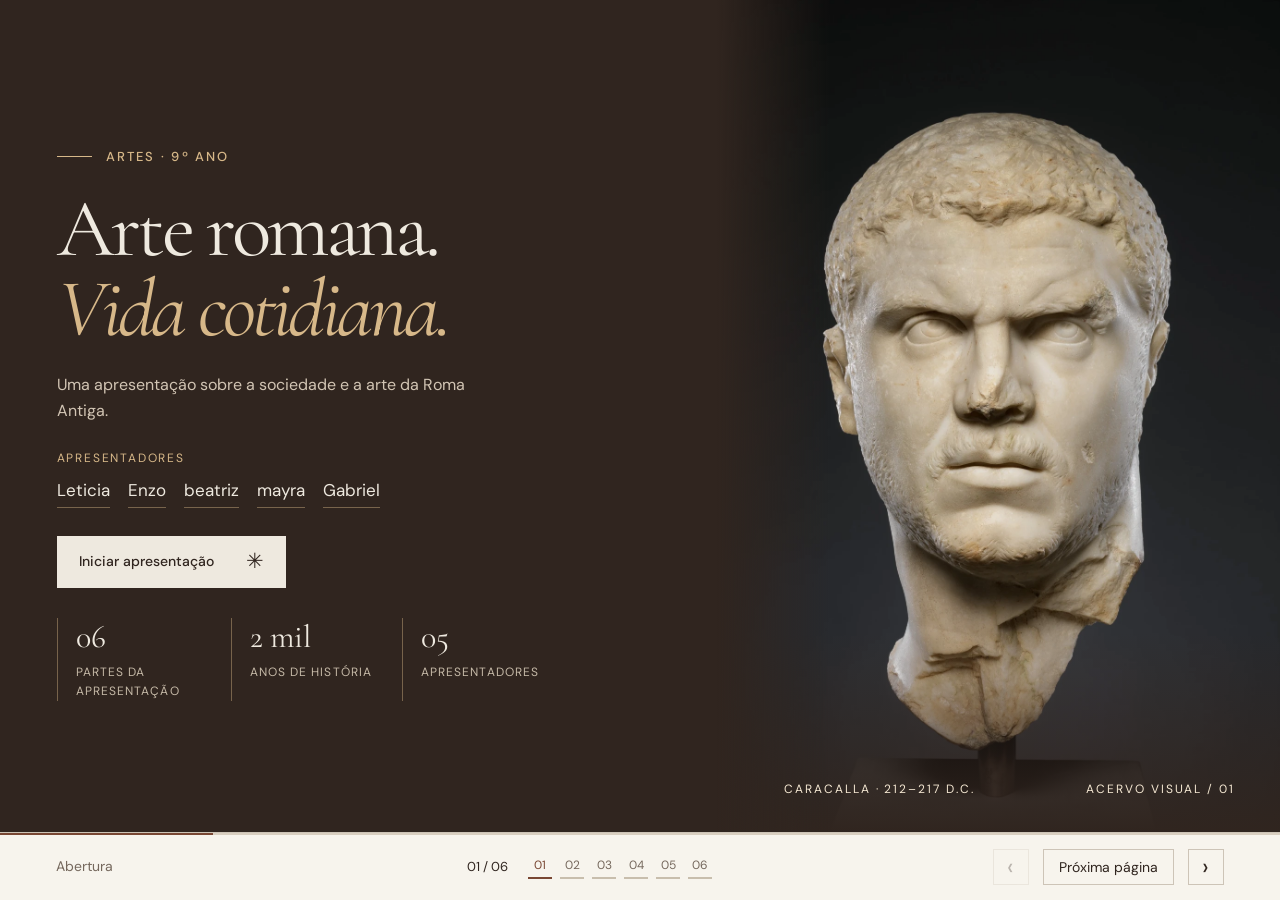
<file: docs/index.html>
<!doctype html>
<html lang="pt-BR">
<head>
  <meta charset="utf-8">
  <meta name="viewport" content="width=device-width, initial-scale=1">
  <meta name="theme-color" content="#30251f">
  <meta name="description" content="Apresentação de Artes do 9º ano sobre arte romana e vida cotidiana, por Leticia, Enzo, beatriz, mayra e Gabriel.">
  <title>Ars Romana — Arte Romana e a Vida Cotidiana</title>
  <link rel="icon" type="image/svg+xml" href="data:image/svg+xml,%3Csvg xmlns='http://www.w3.org/2000/svg' viewBox='0 0 32 32'%3E%3Crect width='32' height='32' rx='5' fill='%2330251f'/%3E%3Cpath d='M8 25V15a8 8 0 0 1 16 0v10M6 25h20M12 25V15a4 4 0 0 1 8 0v10' fill='none' stroke='%23dfbc86' stroke-width='2'/%3E%3C/svg%3E">
  <base href="./">
  <link rel="stylesheet" href="styles.css">
  <link rel="stylesheet" href="pages.css">
  <link rel="stylesheet" href="presentation.css">
  <link rel="stylesheet" href="motion.css">
  <script type="module" src="app.js"></script>
  <script type="module" src="model.js"></script>
</head>
<body class="page-mode" data-page="inicio">
  <a class="skip-link" href="#main-content">Ir para o conteúdo</a>
  <main id="main-content">
    <section class="hero exhibit is-active" id="inicio" data-section="0" aria-labelledby="hero-title">
      <div class="hero-copy">
        <p class="eyebrow"><span class="fine-line"></span> ARTES · 9º ANO</p>
        <h1 id="hero-title">Arte romana.<br><em>Vida cotidiana.</em></h1>
        <p class="hero-description">Uma apresentação sobre a sociedade e a arte da Roma Antiga.</p>
        <div class="presenters"><p class="presenters-label">APRESENTADORES</p><ul class="presenter-names"><li>Leticia</li><li>Enzo</li><li>beatriz</li><li>mayra</li><li>Gabriel</li></ul></div><div class="hero-actions"><button class="button button-light" data-start>Iniciar apresentação <span aria-hidden="true">✳</span></button></div>
        <div class="hero-facts"><div><span>06</span><small>PARTES DA APRESENTAÇÃO</small></div><div><span>2 mil</span><small>ANOS DE HISTÓRIA</small></div><div><span>05</span><small>APRESENTADORES</small></div></div>
      </div>
      <div class="hero-art"><img src="assets/roman-bust.webp" alt="Retrato em mármore do imperador Caracalla, do acervo do Metropolitan Museum of Art" fetchpriority="high" width="1000" height="1200"><div class="hero-art-caption"><span>CARACALLA · 212–217 D.C.</span><span>ACERVO VISUAL / 01</span></div></div>
      <div class="hero-bottom"><span>ARTE ROMANA E A VIDA COTIDIANA</span><a href="cotidiano/" data-page="1">CONTINUAR A APRESENTAÇÃO <span aria-hidden="true">⌄</span></a><span class="section-count">01 / 06</span></div>
    </section>

    <section class="everyday exhibit section-pad" id="cotidiano" hidden inert aria-hidden="true" data-section="1" aria-labelledby="everyday-title"><div class="section-heading"><p class="eyebrow">02 / 06 — A ARTE NO COTIDIANO</p><span class="small-note">NAS RUAS. NAS CASAS. NA MEMÓRIA.</span></div><div class="chapter-layout"><div class="gallery-stage" data-gallery="cotidiano" ><div class="gallery-canvas"><div class="gallery-controls"><button data-model-zoom-out aria-label="Afastar modelo">−</button><button data-model-zoom-in aria-label="Aproximar modelo">+</button><button data-model-reset aria-label="Restaurar vista">↻</button></div><span class="viewer-instruction">ARRASTE PARA GIRAR · 360°</span></div><div class="gallery-label"><button data-object-prev aria-label="Modelo anterior">‹</button><div><small data-model-kind>ARTE ROMANA · 3D</small><strong data-model-name>Peça em destaque</strong></div><button data-object-next aria-label="Próximo modelo">›</button></div><div class="gallery-picks" aria-label="Selecionar modelo"></div></div><div class="chapter-copy"><h2 id="everyday-title">A arte estava<br><em>em todo lugar.</em></h2><aside class="speech"><blockquote>“Quando pensamos em arte romana, normalmente lembramos de grandes estátuas e monumentos. Mas a arte estava muito mais presente no cotidiano dos romanos, aparecendo desde suas casas até objetos utilizados no dia a dia.”</blockquote></aside></div></div></section>

    <section class="architecture exhibit" id="arquitetura" hidden inert aria-hidden="true" data-section="2" aria-labelledby="architecture-title"><div class="architecture-image"><div id="architecture-photo" hidden><img src="assets/architecture.webp" alt="Fachada do Panteão em Roma, iluminada à noite" width="1600" height="1100"><span class="image-label">ROMA, ITÁLIA · PANTEÃO</span></div><div class="gallery-stage" data-gallery="arquitetura" id="architecture-gallery"><div class="gallery-canvas"><div class="gallery-controls"><button data-model-zoom-out aria-label="Afastar modelo">−</button><button data-model-zoom-in aria-label="Aproximar modelo">+</button><button data-model-reset aria-label="Restaurar vista">↻</button></div><span class="viewer-instruction">ARRASTE PARA GIRAR · 360°</span></div><div class="gallery-label"><button data-object-prev aria-label="Modelo anterior">‹</button><div><small data-model-kind>ARTE ROMANA · 3D</small><strong data-model-name>Peça em destaque</strong></div><button data-object-next aria-label="Próximo modelo">›</button></div><div class="gallery-picks" aria-label="Selecionar modelo"></div></div></div><div class="architecture-copy"><p class="eyebrow">03 / 06 — ARQUITETURA E ESPAÇOS PÚBLICOS</p><h2 id="architecture-title">A cidade como<br><em>obra de arte.</em></h2><div class="visual-switch"><button data-architecture-view="model" aria-pressed="true">Explorar em 3D</button><button data-architecture-view="photo" aria-pressed="false">Panteão · fotografia</button></div><div class="architecture-list"><button data-architecture-model="colosseum">Coliseu</button><button data-architecture-model="arch">Arco romano</button><button data-architecture-model="column">Coluna</button></div><aside class="speech"><blockquote>“A arquitetura era uma das formas mais visíveis da presença romana. Construções como o Coliseu, as termas e os aquedutos não serviam apenas como monumentos: elas faziam parte da rotina e da vida social da população.”</blockquote></aside></div></section>

    <section class="mosaic exhibit section-pad" id="mosaicos" hidden inert aria-hidden="true" data-section="3" aria-labelledby="mosaic-title"><div class="section-heading"><p class="eyebrow">04 / 06 — PINTURAS E MOSAICOS</p><span class="small-note">PEQUENOS FRAGMENTOS. GRANDES HISTÓRIAS.</span></div><div class="chapter-layout"><div class="chapter-copy"><h2 id="mosaic-title">Arte dentro<br><em>de casa.</em></h2><button class="button button-dark" data-detail="mosaic">Observar os detalhes <span aria-hidden="true">⊕</span></button><div class="artifact-caption"><span>ACERVO EM FOCO</span><h3>Mosaico das pombas</h3><p>Villa Adriana · século II d.C. · Musei Capitolini</p></div><aside class="speech"><blockquote>“A arte também fazia parte do interior das casas. Os romanos utilizavam pinturas e mosaicos para decorar seus ambientes e representar diferentes aspectos da vida, da natureza e da mitologia.”</blockquote></aside></div><button class="mosaic-frame" data-detail="mosaic" aria-label="Ampliar o mosaico das pombas"><img src="assets/mosaic.webp" alt="Mosaico de pombas bebendo em uma tigela, da Villa Adriana" width="1200" height="1200"><span class="enlarge-label">AMPLIAR <span aria-hidden="true">⊕</span></span></button></div></section>

    <section class="sculpture exhibit section-pad" id="esculturas" hidden inert aria-hidden="true" data-section="4" aria-labelledby="sculpture-title"><div class="section-heading"><p class="eyebrow">05 / 06 — ESCULTURAS, RELIGIÃO E SOCIEDADE</p><span class="small-note">UM ROSTO TAMBÉM CONTA UMA HISTÓRIA.</span></div><div class="chapter-layout"><div class="gallery-stage" data-gallery="esculturas" ><div class="gallery-canvas"><div class="gallery-controls"><button data-model-zoom-out aria-label="Afastar modelo">−</button><button data-model-zoom-in aria-label="Aproximar modelo">+</button><button data-model-reset aria-label="Restaurar vista">↻</button></div><span class="viewer-instruction">ARRASTE PARA GIRAR · 360°</span></div><div class="gallery-label"><button data-object-prev aria-label="Modelo anterior">‹</button><div><small data-model-kind>ARTE ROMANA · 3D</small><strong data-model-name>Peça em destaque</strong></div><button data-object-next aria-label="Próximo modelo">›</button></div><div class="gallery-picks" aria-label="Selecionar modelo"></div></div><div class="chapter-copy"><h2 id="sculpture-title">Arte, poder<br><em>e identidade.</em></h2><aside class="speech"><blockquote>“As esculturas também tinham uma função social. Elas representavam deuses, autoridades e pessoas importantes, ajudando a mostrar religião, identidade, posição social e poder.”</blockquote></aside><p class="model-attribution">Modelos enviados + retrato digitalizado do Ny Carlsberg Glyptotek. Digitalização: Scan-the-World.</p></div></div></section>

    <section class="closing exhibit section-pad" id="projeto" hidden inert aria-hidden="true" data-section="5" aria-labelledby="closing-title"><p class="eyebrow">06 / 06 — UM NOVO OLHAR</p><h2 id="closing-title">A arte fazia<br><em>parte da vida.</em></h2><p class="closing-description">Das pequenas tesselas aos grandes monumentos, cada forma de arte ajuda a compreender a sociedade que a criou.</p><p class="subject-label">ARTES · 9º ANO</p><div class="presenters"><p class="presenters-label">APRESENTADORES</p><ul class="presenter-names"><li>Leticia</li><li>Enzo</li><li>beatriz</li><li>mayra</li><li>Gabriel</li></ul></div><div class="closing-actions"><button class="button button-light" data-restart>Recomeçar apresentação <span aria-hidden="true">↻</span></button><button class="credits-button" data-credits>Fontes e créditos</button></div><p class="closing-thanks">Obrigado!</p><div class="closing-filmstrip" aria-hidden="true"><img src="assets/architecture.webp" alt=""><img src="assets/mosaic.webp" alt=""><img src="assets/roman-bust.webp" alt=""></div></section>
  </main>
  
  <nav class="tour-bar" aria-label="Navegação da apresentação"><div class="progress-track" aria-hidden="true"><span id="page-progress"></span></div><span class="tour-title" id="tour-title">Abertura</span><div class="tour-progress"><span id="tour-counter" aria-live="polite">01 / 06</span><div id="tour-dots" aria-label="Páginas da apresentação"></div></div><div class="tour-navigation"><button id="tour-prev" aria-label="Página anterior">‹</button><button id="tour-next-text" class="next-text">Próxima página</button><button id="tour-next" aria-label="Próxima página">›</button></div></nav>
  <dialog id="detail-dialog"><form method="dialog"><button class="dialog-close" aria-label="Fechar detalhes">×</button></form><div class="detail-image"><img id="detail-photo" alt="" src="assets/mosaic.webp"><div class="image-controls"><button id="zoom-out" aria-label="Diminuir imagem">−</button><span id="zoom-label" aria-live="polite">100%</span><button id="zoom-in" aria-label="Ampliar imagem">+</button><button id="zoom-reset">Restaurar</button></div></div><div class="detail-copy"><p class="eyebrow" id="detail-category"></p><h2 id="detail-title"></h2><p id="detail-description"></p><p id="detail-credit"></p></div></dialog>
<dialog id="credits-dialog" aria-labelledby="credits-title"><form method="dialog"><button class="dialog-close" aria-label="Fechar créditos">×</button></form><h2 id="credits-title">Fontes e créditos</h2><p>Retrato de Caracalla · The Metropolitan Museum of Art, 212–217 d.C.. <a href="https://www.metmuseum.org/art/collection/search/253592" target="_blank" rel="noopener noreferrer">Fonte original</a> · <a href="https://creativecommons.org/publicdomain/zero/1.0/" target="_blank" rel="noopener noreferrer">CC0 1.0</a>.</p><p>Panteão à noite · fotografia de Think321. <a href="https://commons.wikimedia.org/wiki/File:Pantheon,_Rome,_from_the_front.jpg" target="_blank" rel="noopener noreferrer">Fonte original</a> · <a href="https://creativecommons.org/publicdomain/zero/1.0/" target="_blank" rel="noopener noreferrer">CC0 1.0</a>.</p><p>Mosaico das pombas · Villa Adriana, Musei Capitolini · fotografia de Carole Raddato. <a href="https://commons.wikimedia.org/wiki/File:Mosaic_showing_doves_drinking_from_a_bowl,_from_Hadrian&#x27;s_villa,_2nd_century_AD,_probably_a_copy_of_Sosus&#x27;s_work_(2nd_century_BC),_Musei_Capitolini,_Rome_(14389996686).jpg" target="_blank" rel="noopener noreferrer">Fonte original</a> · <a href="https://creativecommons.org/licenses/by-sa/2.0/" target="_blank" rel="noopener noreferrer">CC BY-SA 2.0</a>. Imagem redimensionada, convertida em WebP e recortada na exibição; esta versão permanece sob CC BY-SA 2.0.</p><p>Retrato romano anônimo · Ny Carlsberg Glyptotek · digitalização de Scan-the-World. <a href="https://zenodo.org/records/21352841" target="_blank" rel="noopener noreferrer">Fonte original</a> · <a href="https://creativecommons.org/licenses/by-nc-sa/4.0/" target="_blank" rel="noopener noreferrer">CC BY-NC-SA 4.0</a>. Arquivo 3D sem alterações, disponibilizado para uso não comercial sob a mesma licença.</p><p class="original-credit">Os oito modelos 3D foram fornecidos para esta apresentação, incluindo o templo e a estátua em pedestal. São representações ilustrativas. As quatro falas foram preservadas do projeto anterior “Arte Romana e a Vida Cotidiana”. Apresentadores: Leticia, Enzo, beatriz, mayra e Gabriel. Artes · 9º ano.</p><p>Leituras: <a href="https://www.metmuseum.org/essays/roman-painting" target="_blank" rel="noopener noreferrer">The Metropolitan Museum of Art — pintura romana</a> · <a href="https://colosseo.it/en/area/the-colosseum/" target="_blank" rel="noopener noreferrer">Parco archeologico del Colosseo</a></p></dialog>
</body>
</html>
</file>
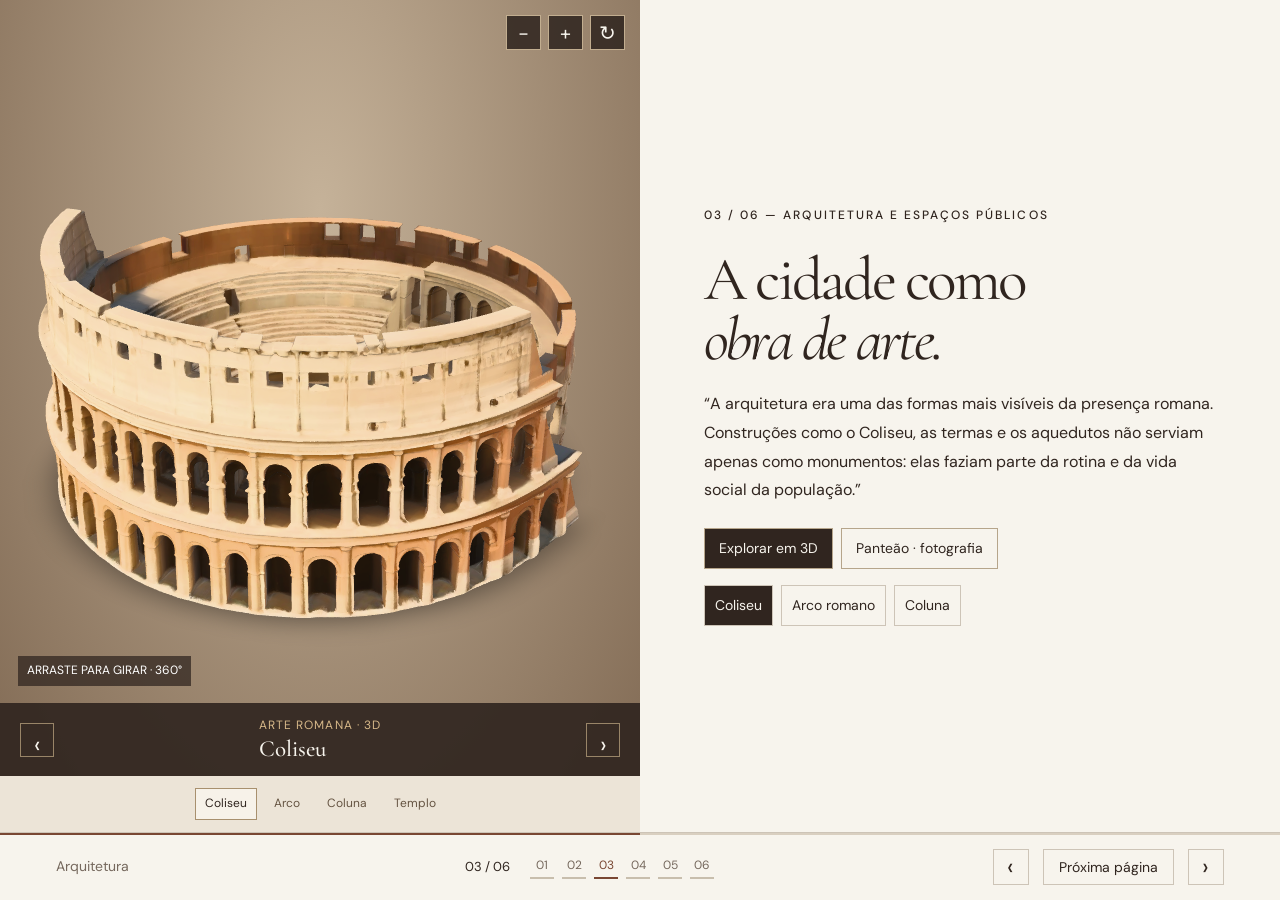
<file: docs/arquitetura/index.html>
<!doctype html>
<html lang="pt-BR">
<head>
  <meta charset="utf-8">
  <meta name="viewport" content="width=device-width, initial-scale=1">
  <meta name="theme-color" content="#30251f">
  <meta name="description" content="Apresentação de Artes do 9º ano sobre arte romana e vida cotidiana, por Leticia, Enzo, beatriz, mayra e Gabriel.">
  <title>Ars Romana — Arte Romana e a Vida Cotidiana</title>
  <link rel="icon" type="image/svg+xml" href="data:image/svg+xml,%3Csvg xmlns='http://www.w3.org/2000/svg' viewBox='0 0 32 32'%3E%3Crect width='32' height='32' rx='5' fill='%2330251f'/%3E%3Cpath d='M8 25V15a8 8 0 0 1 16 0v10M6 25h20M12 25V15a4 4 0 0 1 8 0v10' fill='none' stroke='%23dfbc86' stroke-width='2'/%3E%3C/svg%3E">
  <base href="../">
  <link rel="stylesheet" href="styles.css">
  <link rel="stylesheet" href="pages.css">
  <link rel="stylesheet" href="presentation.css">
  <link rel="stylesheet" href="motion.css">
  <script type="module" src="app.js"></script>
  <script type="module" src="model.js"></script>
</head>
<body class="page-mode" data-page="arquitetura">
  <a class="skip-link" href="#main-content">Ir para o conteúdo</a>
  <main id="main-content">
    <section class="hero exhibit" id="inicio" hidden inert aria-hidden="true" data-section="0" aria-labelledby="hero-title">
      <div class="hero-copy">
        <p class="eyebrow"><span class="fine-line"></span> ARTES · 9º ANO</p>
        <h1 id="hero-title">Arte romana.<br><em>Vida cotidiana.</em></h1>
        <p class="hero-description">Uma apresentação sobre a sociedade e a arte da Roma Antiga.</p>
        <div class="presenters"><p class="presenters-label">APRESENTADORES</p><ul class="presenter-names"><li>Leticia</li><li>Enzo</li><li>beatriz</li><li>mayra</li><li>Gabriel</li></ul></div><div class="hero-actions"><button class="button button-light" data-start>Iniciar apresentação <span aria-hidden="true">✳</span></button></div>
        <div class="hero-facts"><div><span>06</span><small>PARTES DA APRESENTAÇÃO</small></div><div><span>2 mil</span><small>ANOS DE HISTÓRIA</small></div><div><span>05</span><small>APRESENTADORES</small></div></div>
      </div>
      <div class="hero-art"><img src="assets/roman-bust.webp" alt="Retrato em mármore do imperador Caracalla, do acervo do Metropolitan Museum of Art" fetchpriority="high" width="1000" height="1200"><div class="hero-art-caption"><span>CARACALLA · 212–217 D.C.</span><span>ACERVO VISUAL / 01</span></div></div>
      <div class="hero-bottom"><span>ARTE ROMANA E A VIDA COTIDIANA</span><a href="cotidiano/" data-page="1">CONTINUAR A APRESENTAÇÃO <span aria-hidden="true">⌄</span></a><span class="section-count">01 / 06</span></div>
    </section>

    <section class="everyday exhibit section-pad" id="cotidiano" hidden inert aria-hidden="true" data-section="1" aria-labelledby="everyday-title"><div class="section-heading"><p class="eyebrow">02 / 06 — A ARTE NO COTIDIANO</p><span class="small-note">NAS RUAS. NAS CASAS. NA MEMÓRIA.</span></div><div class="chapter-layout"><div class="gallery-stage" data-gallery="cotidiano" ><div class="gallery-canvas"><div class="gallery-controls"><button data-model-zoom-out aria-label="Afastar modelo">−</button><button data-model-zoom-in aria-label="Aproximar modelo">+</button><button data-model-reset aria-label="Restaurar vista">↻</button></div><span class="viewer-instruction">ARRASTE PARA GIRAR · 360°</span></div><div class="gallery-label"><button data-object-prev aria-label="Modelo anterior">‹</button><div><small data-model-kind>ARTE ROMANA · 3D</small><strong data-model-name>Peça em destaque</strong></div><button data-object-next aria-label="Próximo modelo">›</button></div><div class="gallery-picks" aria-label="Selecionar modelo"></div></div><div class="chapter-copy"><h2 id="everyday-title">A arte estava<br><em>em todo lugar.</em></h2><aside class="speech"><blockquote>“Quando pensamos em arte romana, normalmente lembramos de grandes estátuas e monumentos. Mas a arte estava muito mais presente no cotidiano dos romanos, aparecendo desde suas casas até objetos utilizados no dia a dia.”</blockquote></aside></div></div></section>

    <section class="architecture exhibit is-active" id="arquitetura" data-section="2" aria-labelledby="architecture-title"><div class="architecture-image"><div id="architecture-photo" hidden><img src="assets/architecture.webp" alt="Fachada do Panteão em Roma, iluminada à noite" width="1600" height="1100"><span class="image-label">ROMA, ITÁLIA · PANTEÃO</span></div><div class="gallery-stage" data-gallery="arquitetura" id="architecture-gallery"><div class="gallery-canvas"><div class="gallery-controls"><button data-model-zoom-out aria-label="Afastar modelo">−</button><button data-model-zoom-in aria-label="Aproximar modelo">+</button><button data-model-reset aria-label="Restaurar vista">↻</button></div><span class="viewer-instruction">ARRASTE PARA GIRAR · 360°</span></div><div class="gallery-label"><button data-object-prev aria-label="Modelo anterior">‹</button><div><small data-model-kind>ARTE ROMANA · 3D</small><strong data-model-name>Peça em destaque</strong></div><button data-object-next aria-label="Próximo modelo">›</button></div><div class="gallery-picks" aria-label="Selecionar modelo"></div></div></div><div class="architecture-copy"><p class="eyebrow">03 / 06 — ARQUITETURA E ESPAÇOS PÚBLICOS</p><h2 id="architecture-title">A cidade como<br><em>obra de arte.</em></h2><div class="visual-switch"><button data-architecture-view="model" aria-pressed="true">Explorar em 3D</button><button data-architecture-view="photo" aria-pressed="false">Panteão · fotografia</button></div><div class="architecture-list"><button data-architecture-model="colosseum">Coliseu</button><button data-architecture-model="arch">Arco romano</button><button data-architecture-model="column">Coluna</button></div><aside class="speech"><blockquote>“A arquitetura era uma das formas mais visíveis da presença romana. Construções como o Coliseu, as termas e os aquedutos não serviam apenas como monumentos: elas faziam parte da rotina e da vida social da população.”</blockquote></aside></div></section>

    <section class="mosaic exhibit section-pad" id="mosaicos" hidden inert aria-hidden="true" data-section="3" aria-labelledby="mosaic-title"><div class="section-heading"><p class="eyebrow">04 / 06 — PINTURAS E MOSAICOS</p><span class="small-note">PEQUENOS FRAGMENTOS. GRANDES HISTÓRIAS.</span></div><div class="chapter-layout"><div class="chapter-copy"><h2 id="mosaic-title">Arte dentro<br><em>de casa.</em></h2><button class="button button-dark" data-detail="mosaic">Observar os detalhes <span aria-hidden="true">⊕</span></button><div class="artifact-caption"><span>ACERVO EM FOCO</span><h3>Mosaico das pombas</h3><p>Villa Adriana · século II d.C. · Musei Capitolini</p></div><aside class="speech"><blockquote>“A arte também fazia parte do interior das casas. Os romanos utilizavam pinturas e mosaicos para decorar seus ambientes e representar diferentes aspectos da vida, da natureza e da mitologia.”</blockquote></aside></div><button class="mosaic-frame" data-detail="mosaic" aria-label="Ampliar o mosaico das pombas"><img src="assets/mosaic.webp" alt="Mosaico de pombas bebendo em uma tigela, da Villa Adriana" width="1200" height="1200"><span class="enlarge-label">AMPLIAR <span aria-hidden="true">⊕</span></span></button></div></section>

    <section class="sculpture exhibit section-pad" id="esculturas" hidden inert aria-hidden="true" data-section="4" aria-labelledby="sculpture-title"><div class="section-heading"><p class="eyebrow">05 / 06 — ESCULTURAS, RELIGIÃO E SOCIEDADE</p><span class="small-note">UM ROSTO TAMBÉM CONTA UMA HISTÓRIA.</span></div><div class="chapter-layout"><div class="gallery-stage" data-gallery="esculturas" ><div class="gallery-canvas"><div class="gallery-controls"><button data-model-zoom-out aria-label="Afastar modelo">−</button><button data-model-zoom-in aria-label="Aproximar modelo">+</button><button data-model-reset aria-label="Restaurar vista">↻</button></div><span class="viewer-instruction">ARRASTE PARA GIRAR · 360°</span></div><div class="gallery-label"><button data-object-prev aria-label="Modelo anterior">‹</button><div><small data-model-kind>ARTE ROMANA · 3D</small><strong data-model-name>Peça em destaque</strong></div><button data-object-next aria-label="Próximo modelo">›</button></div><div class="gallery-picks" aria-label="Selecionar modelo"></div></div><div class="chapter-copy"><h2 id="sculpture-title">Arte, poder<br><em>e identidade.</em></h2><aside class="speech"><blockquote>“As esculturas também tinham uma função social. Elas representavam deuses, autoridades e pessoas importantes, ajudando a mostrar religião, identidade, posição social e poder.”</blockquote></aside><p class="model-attribution">Modelos enviados + retrato digitalizado do Ny Carlsberg Glyptotek. Digitalização: Scan-the-World.</p></div></div></section>

    <section class="closing exhibit section-pad" id="projeto" hidden inert aria-hidden="true" data-section="5" aria-labelledby="closing-title"><p class="eyebrow">06 / 06 — UM NOVO OLHAR</p><h2 id="closing-title">A arte fazia<br><em>parte da vida.</em></h2><p class="closing-description">Das pequenas tesselas aos grandes monumentos, cada forma de arte ajuda a compreender a sociedade que a criou.</p><p class="subject-label">ARTES · 9º ANO</p><div class="presenters"><p class="presenters-label">APRESENTADORES</p><ul class="presenter-names"><li>Leticia</li><li>Enzo</li><li>beatriz</li><li>mayra</li><li>Gabriel</li></ul></div><div class="closing-actions"><button class="button button-light" data-restart>Recomeçar apresentação <span aria-hidden="true">↻</span></button><button class="credits-button" data-credits>Fontes e créditos</button></div><p class="closing-thanks">Obrigado!</p><div class="closing-filmstrip" aria-hidden="true"><img src="assets/architecture.webp" alt=""><img src="assets/mosaic.webp" alt=""><img src="assets/roman-bust.webp" alt=""></div></section>
  </main>
  
  <nav class="tour-bar" aria-label="Navegação da apresentação"><div class="progress-track" aria-hidden="true"><span id="page-progress"></span></div><span class="tour-title" id="tour-title">Abertura</span><div class="tour-progress"><span id="tour-counter" aria-live="polite">01 / 06</span><div id="tour-dots" aria-label="Páginas da apresentação"></div></div><div class="tour-navigation"><button id="tour-prev" aria-label="Página anterior">‹</button><button id="tour-next-text" class="next-text">Próxima página</button><button id="tour-next" aria-label="Próxima página">›</button></div></nav>
  <dialog id="detail-dialog"><form method="dialog"><button class="dialog-close" aria-label="Fechar detalhes">×</button></form><div class="detail-image"><img id="detail-photo" alt="" src="assets/mosaic.webp"><div class="image-controls"><button id="zoom-out" aria-label="Diminuir imagem">−</button><span id="zoom-label" aria-live="polite">100%</span><button id="zoom-in" aria-label="Ampliar imagem">+</button><button id="zoom-reset">Restaurar</button></div></div><div class="detail-copy"><p class="eyebrow" id="detail-category"></p><h2 id="detail-title"></h2><p id="detail-description"></p><p id="detail-credit"></p></div></dialog>
<dialog id="credits-dialog" aria-labelledby="credits-title"><form method="dialog"><button class="dialog-close" aria-label="Fechar créditos">×</button></form><h2 id="credits-title">Fontes e créditos</h2><p>Retrato de Caracalla · The Metropolitan Museum of Art, 212–217 d.C.. <a href="https://www.metmuseum.org/art/collection/search/253592" target="_blank" rel="noopener noreferrer">Fonte original</a> · <a href="https://creativecommons.org/publicdomain/zero/1.0/" target="_blank" rel="noopener noreferrer">CC0 1.0</a>.</p><p>Panteão à noite · fotografia de Think321. <a href="https://commons.wikimedia.org/wiki/File:Pantheon,_Rome,_from_the_front.jpg" target="_blank" rel="noopener noreferrer">Fonte original</a> · <a href="https://creativecommons.org/publicdomain/zero/1.0/" target="_blank" rel="noopener noreferrer">CC0 1.0</a>.</p><p>Mosaico das pombas · Villa Adriana, Musei Capitolini · fotografia de Carole Raddato. <a href="https://commons.wikimedia.org/wiki/File:Mosaic_showing_doves_drinking_from_a_bowl,_from_Hadrian&#x27;s_villa,_2nd_century_AD,_probably_a_copy_of_Sosus&#x27;s_work_(2nd_century_BC),_Musei_Capitolini,_Rome_(14389996686).jpg" target="_blank" rel="noopener noreferrer">Fonte original</a> · <a href="https://creativecommons.org/licenses/by-sa/2.0/" target="_blank" rel="noopener noreferrer">CC BY-SA 2.0</a>. Imagem redimensionada, convertida em WebP e recortada na exibição; esta versão permanece sob CC BY-SA 2.0.</p><p>Retrato romano anônimo · Ny Carlsberg Glyptotek · digitalização de Scan-the-World. <a href="https://zenodo.org/records/21352841" target="_blank" rel="noopener noreferrer">Fonte original</a> · <a href="https://creativecommons.org/licenses/by-nc-sa/4.0/" target="_blank" rel="noopener noreferrer">CC BY-NC-SA 4.0</a>. Arquivo 3D sem alterações, disponibilizado para uso não comercial sob a mesma licença.</p><p class="original-credit">Os oito modelos 3D foram fornecidos para esta apresentação, incluindo o templo e a estátua em pedestal. São representações ilustrativas. As quatro falas foram preservadas do projeto anterior “Arte Romana e a Vida Cotidiana”. Apresentadores: Leticia, Enzo, beatriz, mayra e Gabriel. Artes · 9º ano.</p><p>Leituras: <a href="https://www.metmuseum.org/essays/roman-painting" target="_blank" rel="noopener noreferrer">The Metropolitan Museum of Art — pintura romana</a> · <a href="https://colosseo.it/en/area/the-colosseum/" target="_blank" rel="noopener noreferrer">Parco archeologico del Colosseo</a></p></dialog>
</body>
</html>
</file>
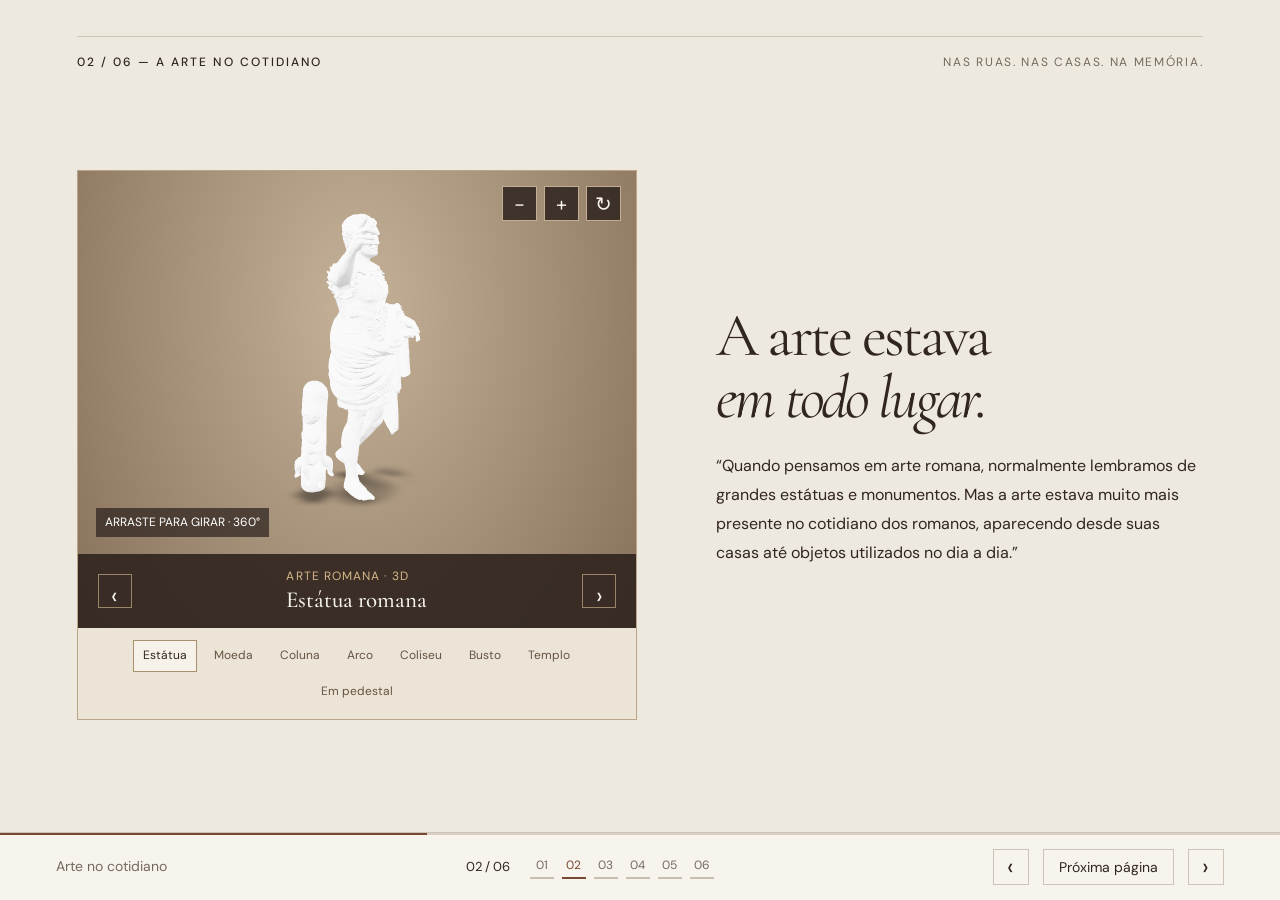
<file: docs/cotidiano/index.html>
<!doctype html>
<html lang="pt-BR">
<head>
  <meta charset="utf-8">
  <meta name="viewport" content="width=device-width, initial-scale=1">
  <meta name="theme-color" content="#30251f">
  <meta name="description" content="Apresentação de Artes do 9º ano sobre arte romana e vida cotidiana, por Leticia, Enzo, beatriz, mayra e Gabriel.">
  <title>Ars Romana — Arte Romana e a Vida Cotidiana</title>
  <link rel="icon" type="image/svg+xml" href="data:image/svg+xml,%3Csvg xmlns='http://www.w3.org/2000/svg' viewBox='0 0 32 32'%3E%3Crect width='32' height='32' rx='5' fill='%2330251f'/%3E%3Cpath d='M8 25V15a8 8 0 0 1 16 0v10M6 25h20M12 25V15a4 4 0 0 1 8 0v10' fill='none' stroke='%23dfbc86' stroke-width='2'/%3E%3C/svg%3E">
  <base href="../">
  <link rel="stylesheet" href="styles.css">
  <link rel="stylesheet" href="pages.css">
  <link rel="stylesheet" href="presentation.css">
  <link rel="stylesheet" href="motion.css">
  <script type="module" src="app.js"></script>
  <script type="module" src="model.js"></script>
</head>
<body class="page-mode" data-page="cotidiano">
  <a class="skip-link" href="#main-content">Ir para o conteúdo</a>
  <main id="main-content">
    <section class="hero exhibit" id="inicio" hidden inert aria-hidden="true" data-section="0" aria-labelledby="hero-title">
      <div class="hero-copy">
        <p class="eyebrow"><span class="fine-line"></span> ARTES · 9º ANO</p>
        <h1 id="hero-title">Arte romana.<br><em>Vida cotidiana.</em></h1>
        <p class="hero-description">Uma apresentação sobre a sociedade e a arte da Roma Antiga.</p>
        <div class="presenters"><p class="presenters-label">APRESENTADORES</p><ul class="presenter-names"><li>Leticia</li><li>Enzo</li><li>beatriz</li><li>mayra</li><li>Gabriel</li></ul></div><div class="hero-actions"><button class="button button-light" data-start>Iniciar apresentação <span aria-hidden="true">✳</span></button></div>
        <div class="hero-facts"><div><span>06</span><small>PARTES DA APRESENTAÇÃO</small></div><div><span>2 mil</span><small>ANOS DE HISTÓRIA</small></div><div><span>05</span><small>APRESENTADORES</small></div></div>
      </div>
      <div class="hero-art"><img src="assets/roman-bust.webp" alt="Retrato em mármore do imperador Caracalla, do acervo do Metropolitan Museum of Art" fetchpriority="high" width="1000" height="1200"><div class="hero-art-caption"><span>CARACALLA · 212–217 D.C.</span><span>ACERVO VISUAL / 01</span></div></div>
      <div class="hero-bottom"><span>ARTE ROMANA E A VIDA COTIDIANA</span><a href="cotidiano/" data-page="1">CONTINUAR A APRESENTAÇÃO <span aria-hidden="true">⌄</span></a><span class="section-count">01 / 06</span></div>
    </section>

    <section class="everyday exhibit section-pad is-active" id="cotidiano" data-section="1" aria-labelledby="everyday-title"><div class="section-heading"><p class="eyebrow">02 / 06 — A ARTE NO COTIDIANO</p><span class="small-note">NAS RUAS. NAS CASAS. NA MEMÓRIA.</span></div><div class="chapter-layout"><div class="gallery-stage" data-gallery="cotidiano" ><div class="gallery-canvas"><div class="gallery-controls"><button data-model-zoom-out aria-label="Afastar modelo">−</button><button data-model-zoom-in aria-label="Aproximar modelo">+</button><button data-model-reset aria-label="Restaurar vista">↻</button></div><span class="viewer-instruction">ARRASTE PARA GIRAR · 360°</span></div><div class="gallery-label"><button data-object-prev aria-label="Modelo anterior">‹</button><div><small data-model-kind>ARTE ROMANA · 3D</small><strong data-model-name>Peça em destaque</strong></div><button data-object-next aria-label="Próximo modelo">›</button></div><div class="gallery-picks" aria-label="Selecionar modelo"></div></div><div class="chapter-copy"><h2 id="everyday-title">A arte estava<br><em>em todo lugar.</em></h2><aside class="speech"><blockquote>“Quando pensamos em arte romana, normalmente lembramos de grandes estátuas e monumentos. Mas a arte estava muito mais presente no cotidiano dos romanos, aparecendo desde suas casas até objetos utilizados no dia a dia.”</blockquote></aside></div></div></section>

    <section class="architecture exhibit" id="arquitetura" hidden inert aria-hidden="true" data-section="2" aria-labelledby="architecture-title"><div class="architecture-image"><div id="architecture-photo" hidden><img src="assets/architecture.webp" alt="Fachada do Panteão em Roma, iluminada à noite" width="1600" height="1100"><span class="image-label">ROMA, ITÁLIA · PANTEÃO</span></div><div class="gallery-stage" data-gallery="arquitetura" id="architecture-gallery"><div class="gallery-canvas"><div class="gallery-controls"><button data-model-zoom-out aria-label="Afastar modelo">−</button><button data-model-zoom-in aria-label="Aproximar modelo">+</button><button data-model-reset aria-label="Restaurar vista">↻</button></div><span class="viewer-instruction">ARRASTE PARA GIRAR · 360°</span></div><div class="gallery-label"><button data-object-prev aria-label="Modelo anterior">‹</button><div><small data-model-kind>ARTE ROMANA · 3D</small><strong data-model-name>Peça em destaque</strong></div><button data-object-next aria-label="Próximo modelo">›</button></div><div class="gallery-picks" aria-label="Selecionar modelo"></div></div></div><div class="architecture-copy"><p class="eyebrow">03 / 06 — ARQUITETURA E ESPAÇOS PÚBLICOS</p><h2 id="architecture-title">A cidade como<br><em>obra de arte.</em></h2><div class="visual-switch"><button data-architecture-view="model" aria-pressed="true">Explorar em 3D</button><button data-architecture-view="photo" aria-pressed="false">Panteão · fotografia</button></div><div class="architecture-list"><button data-architecture-model="colosseum">Coliseu</button><button data-architecture-model="arch">Arco romano</button><button data-architecture-model="column">Coluna</button></div><aside class="speech"><blockquote>“A arquitetura era uma das formas mais visíveis da presença romana. Construções como o Coliseu, as termas e os aquedutos não serviam apenas como monumentos: elas faziam parte da rotina e da vida social da população.”</blockquote></aside></div></section>

    <section class="mosaic exhibit section-pad" id="mosaicos" hidden inert aria-hidden="true" data-section="3" aria-labelledby="mosaic-title"><div class="section-heading"><p class="eyebrow">04 / 06 — PINTURAS E MOSAICOS</p><span class="small-note">PEQUENOS FRAGMENTOS. GRANDES HISTÓRIAS.</span></div><div class="chapter-layout"><div class="chapter-copy"><h2 id="mosaic-title">Arte dentro<br><em>de casa.</em></h2><button class="button button-dark" data-detail="mosaic">Observar os detalhes <span aria-hidden="true">⊕</span></button><div class="artifact-caption"><span>ACERVO EM FOCO</span><h3>Mosaico das pombas</h3><p>Villa Adriana · século II d.C. · Musei Capitolini</p></div><aside class="speech"><blockquote>“A arte também fazia parte do interior das casas. Os romanos utilizavam pinturas e mosaicos para decorar seus ambientes e representar diferentes aspectos da vida, da natureza e da mitologia.”</blockquote></aside></div><button class="mosaic-frame" data-detail="mosaic" aria-label="Ampliar o mosaico das pombas"><img src="assets/mosaic.webp" alt="Mosaico de pombas bebendo em uma tigela, da Villa Adriana" width="1200" height="1200"><span class="enlarge-label">AMPLIAR <span aria-hidden="true">⊕</span></span></button></div></section>

    <section class="sculpture exhibit section-pad" id="esculturas" hidden inert aria-hidden="true" data-section="4" aria-labelledby="sculpture-title"><div class="section-heading"><p class="eyebrow">05 / 06 — ESCULTURAS, RELIGIÃO E SOCIEDADE</p><span class="small-note">UM ROSTO TAMBÉM CONTA UMA HISTÓRIA.</span></div><div class="chapter-layout"><div class="gallery-stage" data-gallery="esculturas" ><div class="gallery-canvas"><div class="gallery-controls"><button data-model-zoom-out aria-label="Afastar modelo">−</button><button data-model-zoom-in aria-label="Aproximar modelo">+</button><button data-model-reset aria-label="Restaurar vista">↻</button></div><span class="viewer-instruction">ARRASTE PARA GIRAR · 360°</span></div><div class="gallery-label"><button data-object-prev aria-label="Modelo anterior">‹</button><div><small data-model-kind>ARTE ROMANA · 3D</small><strong data-model-name>Peça em destaque</strong></div><button data-object-next aria-label="Próximo modelo">›</button></div><div class="gallery-picks" aria-label="Selecionar modelo"></div></div><div class="chapter-copy"><h2 id="sculpture-title">Arte, poder<br><em>e identidade.</em></h2><aside class="speech"><blockquote>“As esculturas também tinham uma função social. Elas representavam deuses, autoridades e pessoas importantes, ajudando a mostrar religião, identidade, posição social e poder.”</blockquote></aside><p class="model-attribution">Modelos enviados + retrato digitalizado do Ny Carlsberg Glyptotek. Digitalização: Scan-the-World.</p></div></div></section>

    <section class="closing exhibit section-pad" id="projeto" hidden inert aria-hidden="true" data-section="5" aria-labelledby="closing-title"><p class="eyebrow">06 / 06 — UM NOVO OLHAR</p><h2 id="closing-title">A arte fazia<br><em>parte da vida.</em></h2><p class="closing-description">Das pequenas tesselas aos grandes monumentos, cada forma de arte ajuda a compreender a sociedade que a criou.</p><p class="subject-label">ARTES · 9º ANO</p><div class="presenters"><p class="presenters-label">APRESENTADORES</p><ul class="presenter-names"><li>Leticia</li><li>Enzo</li><li>beatriz</li><li>mayra</li><li>Gabriel</li></ul></div><div class="closing-actions"><button class="button button-light" data-restart>Recomeçar apresentação <span aria-hidden="true">↻</span></button><button class="credits-button" data-credits>Fontes e créditos</button></div><p class="closing-thanks">Obrigado!</p><div class="closing-filmstrip" aria-hidden="true"><img src="assets/architecture.webp" alt=""><img src="assets/mosaic.webp" alt=""><img src="assets/roman-bust.webp" alt=""></div></section>
  </main>
  
  <nav class="tour-bar" aria-label="Navegação da apresentação"><div class="progress-track" aria-hidden="true"><span id="page-progress"></span></div><span class="tour-title" id="tour-title">Abertura</span><div class="tour-progress"><span id="tour-counter" aria-live="polite">01 / 06</span><div id="tour-dots" aria-label="Páginas da apresentação"></div></div><div class="tour-navigation"><button id="tour-prev" aria-label="Página anterior">‹</button><button id="tour-next-text" class="next-text">Próxima página</button><button id="tour-next" aria-label="Próxima página">›</button></div></nav>
  <dialog id="detail-dialog"><form method="dialog"><button class="dialog-close" aria-label="Fechar detalhes">×</button></form><div class="detail-image"><img id="detail-photo" alt="" src="assets/mosaic.webp"><div class="image-controls"><button id="zoom-out" aria-label="Diminuir imagem">−</button><span id="zoom-label" aria-live="polite">100%</span><button id="zoom-in" aria-label="Ampliar imagem">+</button><button id="zoom-reset">Restaurar</button></div></div><div class="detail-copy"><p class="eyebrow" id="detail-category"></p><h2 id="detail-title"></h2><p id="detail-description"></p><p id="detail-credit"></p></div></dialog>
<dialog id="credits-dialog" aria-labelledby="credits-title"><form method="dialog"><button class="dialog-close" aria-label="Fechar créditos">×</button></form><h2 id="credits-title">Fontes e créditos</h2><p>Retrato de Caracalla · The Metropolitan Museum of Art, 212–217 d.C.. <a href="https://www.metmuseum.org/art/collection/search/253592" target="_blank" rel="noopener noreferrer">Fonte original</a> · <a href="https://creativecommons.org/publicdomain/zero/1.0/" target="_blank" rel="noopener noreferrer">CC0 1.0</a>.</p><p>Panteão à noite · fotografia de Think321. <a href="https://commons.wikimedia.org/wiki/File:Pantheon,_Rome,_from_the_front.jpg" target="_blank" rel="noopener noreferrer">Fonte original</a> · <a href="https://creativecommons.org/publicdomain/zero/1.0/" target="_blank" rel="noopener noreferrer">CC0 1.0</a>.</p><p>Mosaico das pombas · Villa Adriana, Musei Capitolini · fotografia de Carole Raddato. <a href="https://commons.wikimedia.org/wiki/File:Mosaic_showing_doves_drinking_from_a_bowl,_from_Hadrian&#x27;s_villa,_2nd_century_AD,_probably_a_copy_of_Sosus&#x27;s_work_(2nd_century_BC),_Musei_Capitolini,_Rome_(14389996686).jpg" target="_blank" rel="noopener noreferrer">Fonte original</a> · <a href="https://creativecommons.org/licenses/by-sa/2.0/" target="_blank" rel="noopener noreferrer">CC BY-SA 2.0</a>. Imagem redimensionada, convertida em WebP e recortada na exibição; esta versão permanece sob CC BY-SA 2.0.</p><p>Retrato romano anônimo · Ny Carlsberg Glyptotek · digitalização de Scan-the-World. <a href="https://zenodo.org/records/21352841" target="_blank" rel="noopener noreferrer">Fonte original</a> · <a href="https://creativecommons.org/licenses/by-nc-sa/4.0/" target="_blank" rel="noopener noreferrer">CC BY-NC-SA 4.0</a>. Arquivo 3D sem alterações, disponibilizado para uso não comercial sob a mesma licença.</p><p class="original-credit">Os oito modelos 3D foram fornecidos para esta apresentação, incluindo o templo e a estátua em pedestal. São representações ilustrativas. As quatro falas foram preservadas do projeto anterior “Arte Romana e a Vida Cotidiana”. Apresentadores: Leticia, Enzo, beatriz, mayra e Gabriel. Artes · 9º ano.</p><p>Leituras: <a href="https://www.metmuseum.org/essays/roman-painting" target="_blank" rel="noopener noreferrer">The Metropolitan Museum of Art — pintura romana</a> · <a href="https://colosseo.it/en/area/the-colosseum/" target="_blank" rel="noopener noreferrer">Parco archeologico del Colosseo</a></p></dialog>
</body>
</html>
</file>
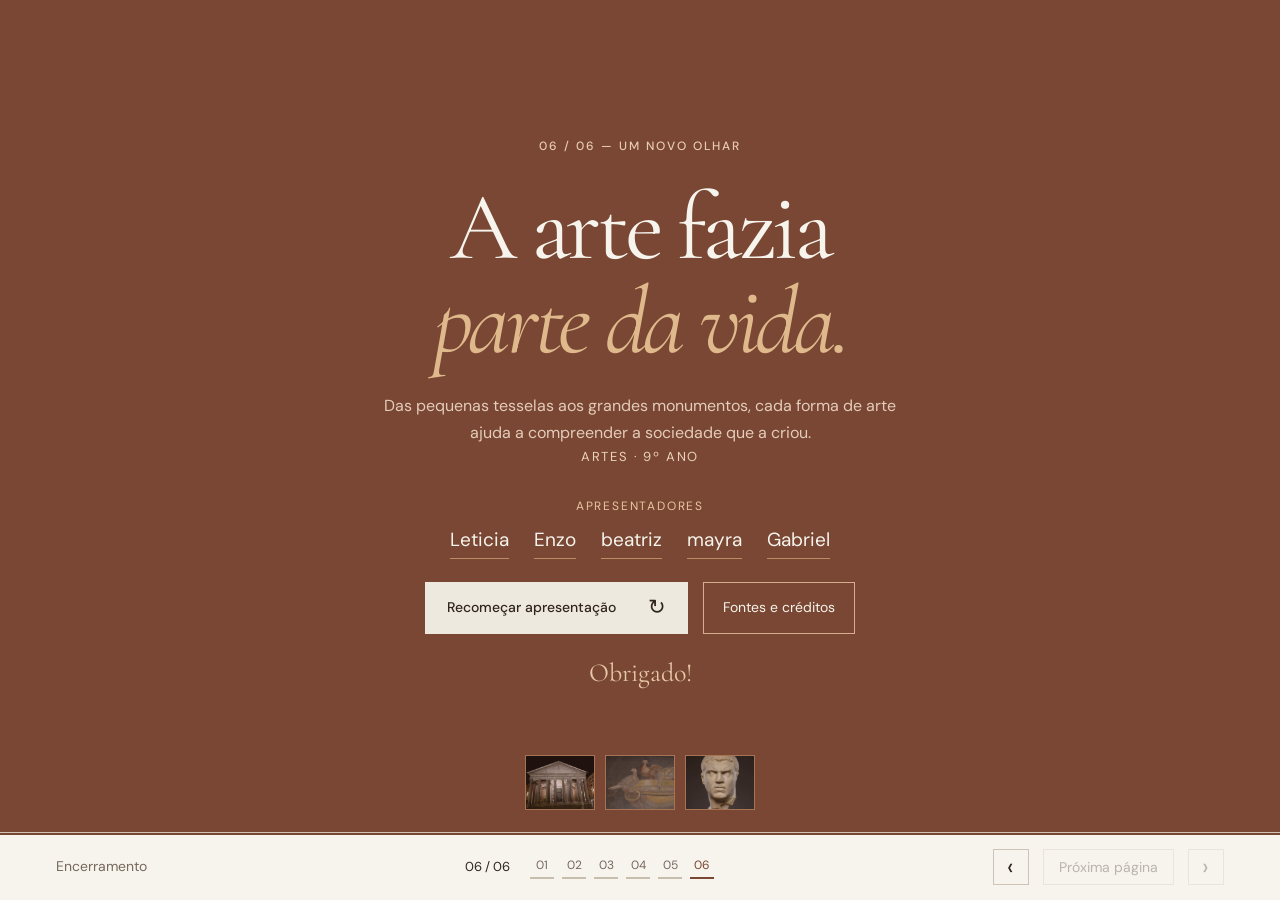
<file: docs/encerramento/index.html>
<!doctype html>
<html lang="pt-BR">
<head>
  <meta charset="utf-8">
  <meta name="viewport" content="width=device-width, initial-scale=1">
  <meta name="theme-color" content="#30251f">
  <meta name="description" content="Apresentação de Artes do 9º ano sobre arte romana e vida cotidiana, por Leticia, Enzo, beatriz, mayra e Gabriel.">
  <title>Ars Romana — Arte Romana e a Vida Cotidiana</title>
  <link rel="icon" type="image/svg+xml" href="data:image/svg+xml,%3Csvg xmlns='http://www.w3.org/2000/svg' viewBox='0 0 32 32'%3E%3Crect width='32' height='32' rx='5' fill='%2330251f'/%3E%3Cpath d='M8 25V15a8 8 0 0 1 16 0v10M6 25h20M12 25V15a4 4 0 0 1 8 0v10' fill='none' stroke='%23dfbc86' stroke-width='2'/%3E%3C/svg%3E">
  <base href="../">
  <link rel="stylesheet" href="styles.css">
  <link rel="stylesheet" href="pages.css">
  <link rel="stylesheet" href="presentation.css">
  <link rel="stylesheet" href="motion.css">
  <script type="module" src="app.js"></script>
  <script type="module" src="model.js"></script>
</head>
<body class="page-mode" data-page="projeto">
  <a class="skip-link" href="#main-content">Ir para o conteúdo</a>
  <main id="main-content">
    <section class="hero exhibit" id="inicio" hidden inert aria-hidden="true" data-section="0" aria-labelledby="hero-title">
      <div class="hero-copy">
        <p class="eyebrow"><span class="fine-line"></span> ARTES · 9º ANO</p>
        <h1 id="hero-title">Arte romana.<br><em>Vida cotidiana.</em></h1>
        <p class="hero-description">Uma apresentação sobre a sociedade e a arte da Roma Antiga.</p>
        <div class="presenters"><p class="presenters-label">APRESENTADORES</p><ul class="presenter-names"><li>Leticia</li><li>Enzo</li><li>beatriz</li><li>mayra</li><li>Gabriel</li></ul></div><div class="hero-actions"><button class="button button-light" data-start>Iniciar apresentação <span aria-hidden="true">✳</span></button></div>
        <div class="hero-facts"><div><span>06</span><small>PARTES DA APRESENTAÇÃO</small></div><div><span>2 mil</span><small>ANOS DE HISTÓRIA</small></div><div><span>05</span><small>APRESENTADORES</small></div></div>
      </div>
      <div class="hero-art"><img src="assets/roman-bust.webp" alt="Retrato em mármore do imperador Caracalla, do acervo do Metropolitan Museum of Art" fetchpriority="high" width="1000" height="1200"><div class="hero-art-caption"><span>CARACALLA · 212–217 D.C.</span><span>ACERVO VISUAL / 01</span></div></div>
      <div class="hero-bottom"><span>ARTE ROMANA E A VIDA COTIDIANA</span><a href="cotidiano/" data-page="1">CONTINUAR A APRESENTAÇÃO <span aria-hidden="true">⌄</span></a><span class="section-count">01 / 06</span></div>
    </section>

    <section class="everyday exhibit section-pad" id="cotidiano" hidden inert aria-hidden="true" data-section="1" aria-labelledby="everyday-title"><div class="section-heading"><p class="eyebrow">02 / 06 — A ARTE NO COTIDIANO</p><span class="small-note">NAS RUAS. NAS CASAS. NA MEMÓRIA.</span></div><div class="chapter-layout"><div class="gallery-stage" data-gallery="cotidiano" ><div class="gallery-canvas"><div class="gallery-controls"><button data-model-zoom-out aria-label="Afastar modelo">−</button><button data-model-zoom-in aria-label="Aproximar modelo">+</button><button data-model-reset aria-label="Restaurar vista">↻</button></div><span class="viewer-instruction">ARRASTE PARA GIRAR · 360°</span></div><div class="gallery-label"><button data-object-prev aria-label="Modelo anterior">‹</button><div><small data-model-kind>ARTE ROMANA · 3D</small><strong data-model-name>Peça em destaque</strong></div><button data-object-next aria-label="Próximo modelo">›</button></div><div class="gallery-picks" aria-label="Selecionar modelo"></div></div><div class="chapter-copy"><h2 id="everyday-title">A arte estava<br><em>em todo lugar.</em></h2><aside class="speech"><blockquote>“Quando pensamos em arte romana, normalmente lembramos de grandes estátuas e monumentos. Mas a arte estava muito mais presente no cotidiano dos romanos, aparecendo desde suas casas até objetos utilizados no dia a dia.”</blockquote></aside></div></div></section>

    <section class="architecture exhibit" id="arquitetura" hidden inert aria-hidden="true" data-section="2" aria-labelledby="architecture-title"><div class="architecture-image"><div id="architecture-photo" hidden><img src="assets/architecture.webp" alt="Fachada do Panteão em Roma, iluminada à noite" width="1600" height="1100"><span class="image-label">ROMA, ITÁLIA · PANTEÃO</span></div><div class="gallery-stage" data-gallery="arquitetura" id="architecture-gallery"><div class="gallery-canvas"><div class="gallery-controls"><button data-model-zoom-out aria-label="Afastar modelo">−</button><button data-model-zoom-in aria-label="Aproximar modelo">+</button><button data-model-reset aria-label="Restaurar vista">↻</button></div><span class="viewer-instruction">ARRASTE PARA GIRAR · 360°</span></div><div class="gallery-label"><button data-object-prev aria-label="Modelo anterior">‹</button><div><small data-model-kind>ARTE ROMANA · 3D</small><strong data-model-name>Peça em destaque</strong></div><button data-object-next aria-label="Próximo modelo">›</button></div><div class="gallery-picks" aria-label="Selecionar modelo"></div></div></div><div class="architecture-copy"><p class="eyebrow">03 / 06 — ARQUITETURA E ESPAÇOS PÚBLICOS</p><h2 id="architecture-title">A cidade como<br><em>obra de arte.</em></h2><div class="visual-switch"><button data-architecture-view="model" aria-pressed="true">Explorar em 3D</button><button data-architecture-view="photo" aria-pressed="false">Panteão · fotografia</button></div><div class="architecture-list"><button data-architecture-model="colosseum">Coliseu</button><button data-architecture-model="arch">Arco romano</button><button data-architecture-model="column">Coluna</button></div><aside class="speech"><blockquote>“A arquitetura era uma das formas mais visíveis da presença romana. Construções como o Coliseu, as termas e os aquedutos não serviam apenas como monumentos: elas faziam parte da rotina e da vida social da população.”</blockquote></aside></div></section>

    <section class="mosaic exhibit section-pad" id="mosaicos" hidden inert aria-hidden="true" data-section="3" aria-labelledby="mosaic-title"><div class="section-heading"><p class="eyebrow">04 / 06 — PINTURAS E MOSAICOS</p><span class="small-note">PEQUENOS FRAGMENTOS. GRANDES HISTÓRIAS.</span></div><div class="chapter-layout"><div class="chapter-copy"><h2 id="mosaic-title">Arte dentro<br><em>de casa.</em></h2><button class="button button-dark" data-detail="mosaic">Observar os detalhes <span aria-hidden="true">⊕</span></button><div class="artifact-caption"><span>ACERVO EM FOCO</span><h3>Mosaico das pombas</h3><p>Villa Adriana · século II d.C. · Musei Capitolini</p></div><aside class="speech"><blockquote>“A arte também fazia parte do interior das casas. Os romanos utilizavam pinturas e mosaicos para decorar seus ambientes e representar diferentes aspectos da vida, da natureza e da mitologia.”</blockquote></aside></div><button class="mosaic-frame" data-detail="mosaic" aria-label="Ampliar o mosaico das pombas"><img src="assets/mosaic.webp" alt="Mosaico de pombas bebendo em uma tigela, da Villa Adriana" width="1200" height="1200"><span class="enlarge-label">AMPLIAR <span aria-hidden="true">⊕</span></span></button></div></section>

    <section class="sculpture exhibit section-pad" id="esculturas" hidden inert aria-hidden="true" data-section="4" aria-labelledby="sculpture-title"><div class="section-heading"><p class="eyebrow">05 / 06 — ESCULTURAS, RELIGIÃO E SOCIEDADE</p><span class="small-note">UM ROSTO TAMBÉM CONTA UMA HISTÓRIA.</span></div><div class="chapter-layout"><div class="gallery-stage" data-gallery="esculturas" ><div class="gallery-canvas"><div class="gallery-controls"><button data-model-zoom-out aria-label="Afastar modelo">−</button><button data-model-zoom-in aria-label="Aproximar modelo">+</button><button data-model-reset aria-label="Restaurar vista">↻</button></div><span class="viewer-instruction">ARRASTE PARA GIRAR · 360°</span></div><div class="gallery-label"><button data-object-prev aria-label="Modelo anterior">‹</button><div><small data-model-kind>ARTE ROMANA · 3D</small><strong data-model-name>Peça em destaque</strong></div><button data-object-next aria-label="Próximo modelo">›</button></div><div class="gallery-picks" aria-label="Selecionar modelo"></div></div><div class="chapter-copy"><h2 id="sculpture-title">Arte, poder<br><em>e identidade.</em></h2><aside class="speech"><blockquote>“As esculturas também tinham uma função social. Elas representavam deuses, autoridades e pessoas importantes, ajudando a mostrar religião, identidade, posição social e poder.”</blockquote></aside><p class="model-attribution">Modelos enviados + retrato digitalizado do Ny Carlsberg Glyptotek. Digitalização: Scan-the-World.</p></div></div></section>

    <section class="closing exhibit section-pad is-active" id="projeto" data-section="5" aria-labelledby="closing-title"><p class="eyebrow">06 / 06 — UM NOVO OLHAR</p><h2 id="closing-title">A arte fazia<br><em>parte da vida.</em></h2><p class="closing-description">Das pequenas tesselas aos grandes monumentos, cada forma de arte ajuda a compreender a sociedade que a criou.</p><p class="subject-label">ARTES · 9º ANO</p><div class="presenters"><p class="presenters-label">APRESENTADORES</p><ul class="presenter-names"><li>Leticia</li><li>Enzo</li><li>beatriz</li><li>mayra</li><li>Gabriel</li></ul></div><div class="closing-actions"><button class="button button-light" data-restart>Recomeçar apresentação <span aria-hidden="true">↻</span></button><button class="credits-button" data-credits>Fontes e créditos</button></div><p class="closing-thanks">Obrigado!</p><div class="closing-filmstrip" aria-hidden="true"><img src="assets/architecture.webp" alt=""><img src="assets/mosaic.webp" alt=""><img src="assets/roman-bust.webp" alt=""></div></section>
  </main>
  
  <nav class="tour-bar" aria-label="Navegação da apresentação"><div class="progress-track" aria-hidden="true"><span id="page-progress"></span></div><span class="tour-title" id="tour-title">Abertura</span><div class="tour-progress"><span id="tour-counter" aria-live="polite">01 / 06</span><div id="tour-dots" aria-label="Páginas da apresentação"></div></div><div class="tour-navigation"><button id="tour-prev" aria-label="Página anterior">‹</button><button id="tour-next-text" class="next-text">Próxima página</button><button id="tour-next" aria-label="Próxima página">›</button></div></nav>
  <dialog id="detail-dialog"><form method="dialog"><button class="dialog-close" aria-label="Fechar detalhes">×</button></form><div class="detail-image"><img id="detail-photo" alt="" src="assets/mosaic.webp"><div class="image-controls"><button id="zoom-out" aria-label="Diminuir imagem">−</button><span id="zoom-label" aria-live="polite">100%</span><button id="zoom-in" aria-label="Ampliar imagem">+</button><button id="zoom-reset">Restaurar</button></div></div><div class="detail-copy"><p class="eyebrow" id="detail-category"></p><h2 id="detail-title"></h2><p id="detail-description"></p><p id="detail-credit"></p></div></dialog>
<dialog id="credits-dialog" aria-labelledby="credits-title"><form method="dialog"><button class="dialog-close" aria-label="Fechar créditos">×</button></form><h2 id="credits-title">Fontes e créditos</h2><p>Retrato de Caracalla · The Metropolitan Museum of Art, 212–217 d.C.. <a href="https://www.metmuseum.org/art/collection/search/253592" target="_blank" rel="noopener noreferrer">Fonte original</a> · <a href="https://creativecommons.org/publicdomain/zero/1.0/" target="_blank" rel="noopener noreferrer">CC0 1.0</a>.</p><p>Panteão à noite · fotografia de Think321. <a href="https://commons.wikimedia.org/wiki/File:Pantheon,_Rome,_from_the_front.jpg" target="_blank" rel="noopener noreferrer">Fonte original</a> · <a href="https://creativecommons.org/publicdomain/zero/1.0/" target="_blank" rel="noopener noreferrer">CC0 1.0</a>.</p><p>Mosaico das pombas · Villa Adriana, Musei Capitolini · fotografia de Carole Raddato. <a href="https://commons.wikimedia.org/wiki/File:Mosaic_showing_doves_drinking_from_a_bowl,_from_Hadrian&#x27;s_villa,_2nd_century_AD,_probably_a_copy_of_Sosus&#x27;s_work_(2nd_century_BC),_Musei_Capitolini,_Rome_(14389996686).jpg" target="_blank" rel="noopener noreferrer">Fonte original</a> · <a href="https://creativecommons.org/licenses/by-sa/2.0/" target="_blank" rel="noopener noreferrer">CC BY-SA 2.0</a>. Imagem redimensionada, convertida em WebP e recortada na exibição; esta versão permanece sob CC BY-SA 2.0.</p><p>Retrato romano anônimo · Ny Carlsberg Glyptotek · digitalização de Scan-the-World. <a href="https://zenodo.org/records/21352841" target="_blank" rel="noopener noreferrer">Fonte original</a> · <a href="https://creativecommons.org/licenses/by-nc-sa/4.0/" target="_blank" rel="noopener noreferrer">CC BY-NC-SA 4.0</a>. Arquivo 3D sem alterações, disponibilizado para uso não comercial sob a mesma licença.</p><p class="original-credit">Os oito modelos 3D foram fornecidos para esta apresentação, incluindo o templo e a estátua em pedestal. São representações ilustrativas. As quatro falas foram preservadas do projeto anterior “Arte Romana e a Vida Cotidiana”. Apresentadores: Leticia, Enzo, beatriz, mayra e Gabriel. Artes · 9º ano.</p><p>Leituras: <a href="https://www.metmuseum.org/essays/roman-painting" target="_blank" rel="noopener noreferrer">The Metropolitan Museum of Art — pintura romana</a> · <a href="https://colosseo.it/en/area/the-colosseum/" target="_blank" rel="noopener noreferrer">Parco archeologico del Colosseo</a></p></dialog>
</body>
</html>
</file>
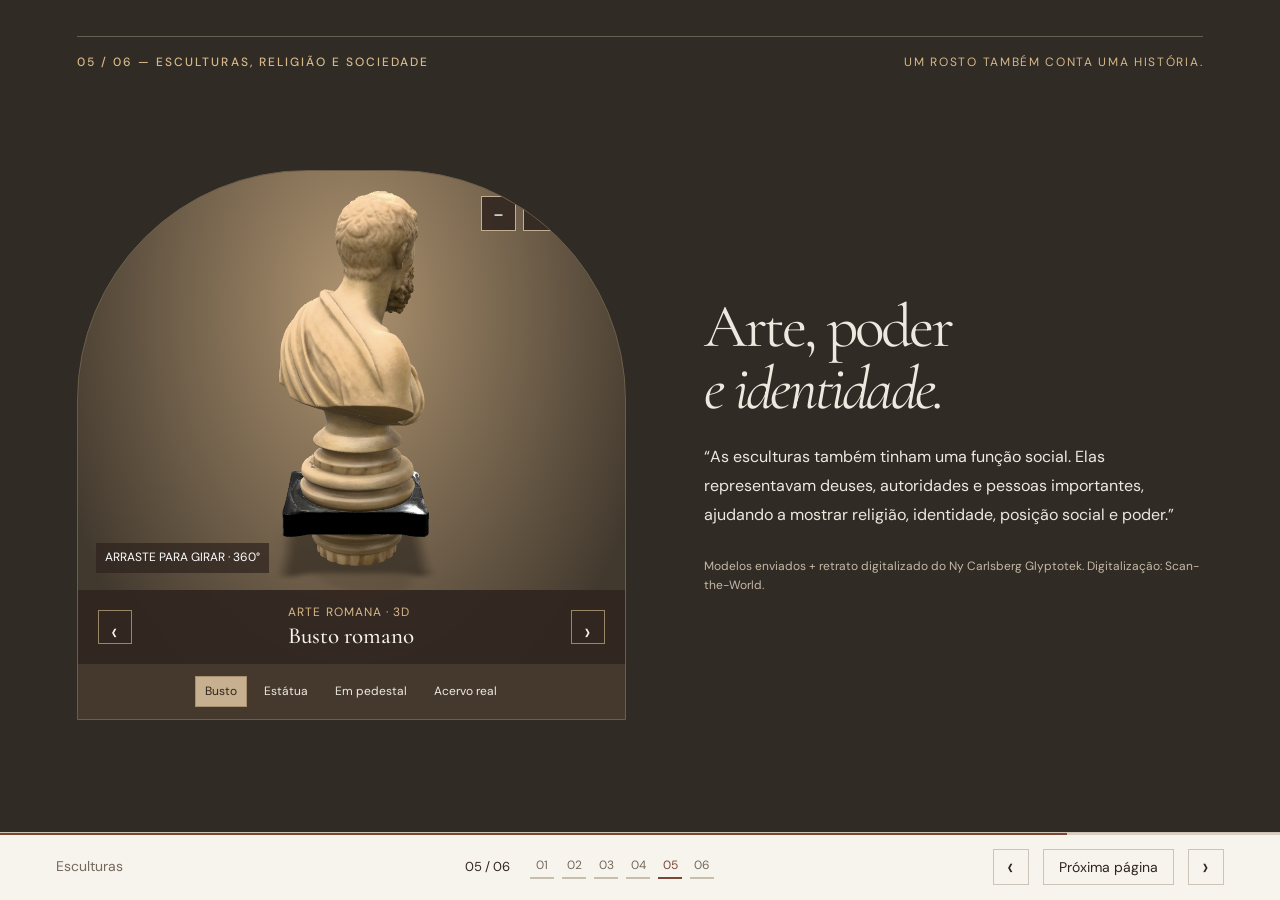
<file: docs/esculturas/index.html>
<!doctype html>
<html lang="pt-BR">
<head>
  <meta charset="utf-8">
  <meta name="viewport" content="width=device-width, initial-scale=1">
  <meta name="theme-color" content="#30251f">
  <meta name="description" content="Apresentação de Artes do 9º ano sobre arte romana e vida cotidiana, por Leticia, Enzo, beatriz, mayra e Gabriel.">
  <title>Ars Romana — Arte Romana e a Vida Cotidiana</title>
  <link rel="icon" type="image/svg+xml" href="data:image/svg+xml,%3Csvg xmlns='http://www.w3.org/2000/svg' viewBox='0 0 32 32'%3E%3Crect width='32' height='32' rx='5' fill='%2330251f'/%3E%3Cpath d='M8 25V15a8 8 0 0 1 16 0v10M6 25h20M12 25V15a4 4 0 0 1 8 0v10' fill='none' stroke='%23dfbc86' stroke-width='2'/%3E%3C/svg%3E">
  <base href="../">
  <link rel="stylesheet" href="styles.css">
  <link rel="stylesheet" href="pages.css">
  <link rel="stylesheet" href="presentation.css">
  <link rel="stylesheet" href="motion.css">
  <script type="module" src="app.js"></script>
  <script type="module" src="model.js"></script>
</head>
<body class="page-mode" data-page="esculturas">
  <a class="skip-link" href="#main-content">Ir para o conteúdo</a>
  <main id="main-content">
    <section class="hero exhibit" id="inicio" hidden inert aria-hidden="true" data-section="0" aria-labelledby="hero-title">
      <div class="hero-copy">
        <p class="eyebrow"><span class="fine-line"></span> ARTES · 9º ANO</p>
        <h1 id="hero-title">Arte romana.<br><em>Vida cotidiana.</em></h1>
        <p class="hero-description">Uma apresentação sobre a sociedade e a arte da Roma Antiga.</p>
        <div class="presenters"><p class="presenters-label">APRESENTADORES</p><ul class="presenter-names"><li>Leticia</li><li>Enzo</li><li>beatriz</li><li>mayra</li><li>Gabriel</li></ul></div><div class="hero-actions"><button class="button button-light" data-start>Iniciar apresentação <span aria-hidden="true">✳</span></button></div>
        <div class="hero-facts"><div><span>06</span><small>PARTES DA APRESENTAÇÃO</small></div><div><span>2 mil</span><small>ANOS DE HISTÓRIA</small></div><div><span>05</span><small>APRESENTADORES</small></div></div>
      </div>
      <div class="hero-art"><img src="assets/roman-bust.webp" alt="Retrato em mármore do imperador Caracalla, do acervo do Metropolitan Museum of Art" fetchpriority="high" width="1000" height="1200"><div class="hero-art-caption"><span>CARACALLA · 212–217 D.C.</span><span>ACERVO VISUAL / 01</span></div></div>
      <div class="hero-bottom"><span>ARTE ROMANA E A VIDA COTIDIANA</span><a href="cotidiano/" data-page="1">CONTINUAR A APRESENTAÇÃO <span aria-hidden="true">⌄</span></a><span class="section-count">01 / 06</span></div>
    </section>

    <section class="everyday exhibit section-pad" id="cotidiano" hidden inert aria-hidden="true" data-section="1" aria-labelledby="everyday-title"><div class="section-heading"><p class="eyebrow">02 / 06 — A ARTE NO COTIDIANO</p><span class="small-note">NAS RUAS. NAS CASAS. NA MEMÓRIA.</span></div><div class="chapter-layout"><div class="gallery-stage" data-gallery="cotidiano" ><div class="gallery-canvas"><div class="gallery-controls"><button data-model-zoom-out aria-label="Afastar modelo">−</button><button data-model-zoom-in aria-label="Aproximar modelo">+</button><button data-model-reset aria-label="Restaurar vista">↻</button></div><span class="viewer-instruction">ARRASTE PARA GIRAR · 360°</span></div><div class="gallery-label"><button data-object-prev aria-label="Modelo anterior">‹</button><div><small data-model-kind>ARTE ROMANA · 3D</small><strong data-model-name>Peça em destaque</strong></div><button data-object-next aria-label="Próximo modelo">›</button></div><div class="gallery-picks" aria-label="Selecionar modelo"></div></div><div class="chapter-copy"><h2 id="everyday-title">A arte estava<br><em>em todo lugar.</em></h2><aside class="speech"><blockquote>“Quando pensamos em arte romana, normalmente lembramos de grandes estátuas e monumentos. Mas a arte estava muito mais presente no cotidiano dos romanos, aparecendo desde suas casas até objetos utilizados no dia a dia.”</blockquote></aside></div></div></section>

    <section class="architecture exhibit" id="arquitetura" hidden inert aria-hidden="true" data-section="2" aria-labelledby="architecture-title"><div class="architecture-image"><div id="architecture-photo" hidden><img src="assets/architecture.webp" alt="Fachada do Panteão em Roma, iluminada à noite" width="1600" height="1100"><span class="image-label">ROMA, ITÁLIA · PANTEÃO</span></div><div class="gallery-stage" data-gallery="arquitetura" id="architecture-gallery"><div class="gallery-canvas"><div class="gallery-controls"><button data-model-zoom-out aria-label="Afastar modelo">−</button><button data-model-zoom-in aria-label="Aproximar modelo">+</button><button data-model-reset aria-label="Restaurar vista">↻</button></div><span class="viewer-instruction">ARRASTE PARA GIRAR · 360°</span></div><div class="gallery-label"><button data-object-prev aria-label="Modelo anterior">‹</button><div><small data-model-kind>ARTE ROMANA · 3D</small><strong data-model-name>Peça em destaque</strong></div><button data-object-next aria-label="Próximo modelo">›</button></div><div class="gallery-picks" aria-label="Selecionar modelo"></div></div></div><div class="architecture-copy"><p class="eyebrow">03 / 06 — ARQUITETURA E ESPAÇOS PÚBLICOS</p><h2 id="architecture-title">A cidade como<br><em>obra de arte.</em></h2><div class="visual-switch"><button data-architecture-view="model" aria-pressed="true">Explorar em 3D</button><button data-architecture-view="photo" aria-pressed="false">Panteão · fotografia</button></div><div class="architecture-list"><button data-architecture-model="colosseum">Coliseu</button><button data-architecture-model="arch">Arco romano</button><button data-architecture-model="column">Coluna</button></div><aside class="speech"><blockquote>“A arquitetura era uma das formas mais visíveis da presença romana. Construções como o Coliseu, as termas e os aquedutos não serviam apenas como monumentos: elas faziam parte da rotina e da vida social da população.”</blockquote></aside></div></section>

    <section class="mosaic exhibit section-pad" id="mosaicos" hidden inert aria-hidden="true" data-section="3" aria-labelledby="mosaic-title"><div class="section-heading"><p class="eyebrow">04 / 06 — PINTURAS E MOSAICOS</p><span class="small-note">PEQUENOS FRAGMENTOS. GRANDES HISTÓRIAS.</span></div><div class="chapter-layout"><div class="chapter-copy"><h2 id="mosaic-title">Arte dentro<br><em>de casa.</em></h2><button class="button button-dark" data-detail="mosaic">Observar os detalhes <span aria-hidden="true">⊕</span></button><div class="artifact-caption"><span>ACERVO EM FOCO</span><h3>Mosaico das pombas</h3><p>Villa Adriana · século II d.C. · Musei Capitolini</p></div><aside class="speech"><blockquote>“A arte também fazia parte do interior das casas. Os romanos utilizavam pinturas e mosaicos para decorar seus ambientes e representar diferentes aspectos da vida, da natureza e da mitologia.”</blockquote></aside></div><button class="mosaic-frame" data-detail="mosaic" aria-label="Ampliar o mosaico das pombas"><img src="assets/mosaic.webp" alt="Mosaico de pombas bebendo em uma tigela, da Villa Adriana" width="1200" height="1200"><span class="enlarge-label">AMPLIAR <span aria-hidden="true">⊕</span></span></button></div></section>

    <section class="sculpture exhibit section-pad is-active" id="esculturas" data-section="4" aria-labelledby="sculpture-title"><div class="section-heading"><p class="eyebrow">05 / 06 — ESCULTURAS, RELIGIÃO E SOCIEDADE</p><span class="small-note">UM ROSTO TAMBÉM CONTA UMA HISTÓRIA.</span></div><div class="chapter-layout"><div class="gallery-stage" data-gallery="esculturas" ><div class="gallery-canvas"><div class="gallery-controls"><button data-model-zoom-out aria-label="Afastar modelo">−</button><button data-model-zoom-in aria-label="Aproximar modelo">+</button><button data-model-reset aria-label="Restaurar vista">↻</button></div><span class="viewer-instruction">ARRASTE PARA GIRAR · 360°</span></div><div class="gallery-label"><button data-object-prev aria-label="Modelo anterior">‹</button><div><small data-model-kind>ARTE ROMANA · 3D</small><strong data-model-name>Peça em destaque</strong></div><button data-object-next aria-label="Próximo modelo">›</button></div><div class="gallery-picks" aria-label="Selecionar modelo"></div></div><div class="chapter-copy"><h2 id="sculpture-title">Arte, poder<br><em>e identidade.</em></h2><aside class="speech"><blockquote>“As esculturas também tinham uma função social. Elas representavam deuses, autoridades e pessoas importantes, ajudando a mostrar religião, identidade, posição social e poder.”</blockquote></aside><p class="model-attribution">Modelos enviados + retrato digitalizado do Ny Carlsberg Glyptotek. Digitalização: Scan-the-World.</p></div></div></section>

    <section class="closing exhibit section-pad" id="projeto" hidden inert aria-hidden="true" data-section="5" aria-labelledby="closing-title"><p class="eyebrow">06 / 06 — UM NOVO OLHAR</p><h2 id="closing-title">A arte fazia<br><em>parte da vida.</em></h2><p class="closing-description">Das pequenas tesselas aos grandes monumentos, cada forma de arte ajuda a compreender a sociedade que a criou.</p><p class="subject-label">ARTES · 9º ANO</p><div class="presenters"><p class="presenters-label">APRESENTADORES</p><ul class="presenter-names"><li>Leticia</li><li>Enzo</li><li>beatriz</li><li>mayra</li><li>Gabriel</li></ul></div><div class="closing-actions"><button class="button button-light" data-restart>Recomeçar apresentação <span aria-hidden="true">↻</span></button><button class="credits-button" data-credits>Fontes e créditos</button></div><p class="closing-thanks">Obrigado!</p><div class="closing-filmstrip" aria-hidden="true"><img src="assets/architecture.webp" alt=""><img src="assets/mosaic.webp" alt=""><img src="assets/roman-bust.webp" alt=""></div></section>
  </main>
  
  <nav class="tour-bar" aria-label="Navegação da apresentação"><div class="progress-track" aria-hidden="true"><span id="page-progress"></span></div><span class="tour-title" id="tour-title">Abertura</span><div class="tour-progress"><span id="tour-counter" aria-live="polite">01 / 06</span><div id="tour-dots" aria-label="Páginas da apresentação"></div></div><div class="tour-navigation"><button id="tour-prev" aria-label="Página anterior">‹</button><button id="tour-next-text" class="next-text">Próxima página</button><button id="tour-next" aria-label="Próxima página">›</button></div></nav>
  <dialog id="detail-dialog"><form method="dialog"><button class="dialog-close" aria-label="Fechar detalhes">×</button></form><div class="detail-image"><img id="detail-photo" alt="" src="assets/mosaic.webp"><div class="image-controls"><button id="zoom-out" aria-label="Diminuir imagem">−</button><span id="zoom-label" aria-live="polite">100%</span><button id="zoom-in" aria-label="Ampliar imagem">+</button><button id="zoom-reset">Restaurar</button></div></div><div class="detail-copy"><p class="eyebrow" id="detail-category"></p><h2 id="detail-title"></h2><p id="detail-description"></p><p id="detail-credit"></p></div></dialog>
<dialog id="credits-dialog" aria-labelledby="credits-title"><form method="dialog"><button class="dialog-close" aria-label="Fechar créditos">×</button></form><h2 id="credits-title">Fontes e créditos</h2><p>Retrato de Caracalla · The Metropolitan Museum of Art, 212–217 d.C.. <a href="https://www.metmuseum.org/art/collection/search/253592" target="_blank" rel="noopener noreferrer">Fonte original</a> · <a href="https://creativecommons.org/publicdomain/zero/1.0/" target="_blank" rel="noopener noreferrer">CC0 1.0</a>.</p><p>Panteão à noite · fotografia de Think321. <a href="https://commons.wikimedia.org/wiki/File:Pantheon,_Rome,_from_the_front.jpg" target="_blank" rel="noopener noreferrer">Fonte original</a> · <a href="https://creativecommons.org/publicdomain/zero/1.0/" target="_blank" rel="noopener noreferrer">CC0 1.0</a>.</p><p>Mosaico das pombas · Villa Adriana, Musei Capitolini · fotografia de Carole Raddato. <a href="https://commons.wikimedia.org/wiki/File:Mosaic_showing_doves_drinking_from_a_bowl,_from_Hadrian&#x27;s_villa,_2nd_century_AD,_probably_a_copy_of_Sosus&#x27;s_work_(2nd_century_BC),_Musei_Capitolini,_Rome_(14389996686).jpg" target="_blank" rel="noopener noreferrer">Fonte original</a> · <a href="https://creativecommons.org/licenses/by-sa/2.0/" target="_blank" rel="noopener noreferrer">CC BY-SA 2.0</a>. Imagem redimensionada, convertida em WebP e recortada na exibição; esta versão permanece sob CC BY-SA 2.0.</p><p>Retrato romano anônimo · Ny Carlsberg Glyptotek · digitalização de Scan-the-World. <a href="https://zenodo.org/records/21352841" target="_blank" rel="noopener noreferrer">Fonte original</a> · <a href="https://creativecommons.org/licenses/by-nc-sa/4.0/" target="_blank" rel="noopener noreferrer">CC BY-NC-SA 4.0</a>. Arquivo 3D sem alterações, disponibilizado para uso não comercial sob a mesma licença.</p><p class="original-credit">Os oito modelos 3D foram fornecidos para esta apresentação, incluindo o templo e a estátua em pedestal. São representações ilustrativas. As quatro falas foram preservadas do projeto anterior “Arte Romana e a Vida Cotidiana”. Apresentadores: Leticia, Enzo, beatriz, mayra e Gabriel. Artes · 9º ano.</p><p>Leituras: <a href="https://www.metmuseum.org/essays/roman-painting" target="_blank" rel="noopener noreferrer">The Metropolitan Museum of Art — pintura romana</a> · <a href="https://colosseo.it/en/area/the-colosseum/" target="_blank" rel="noopener noreferrer">Parco archeologico del Colosseo</a></p></dialog>
</body>
</html>
</file>
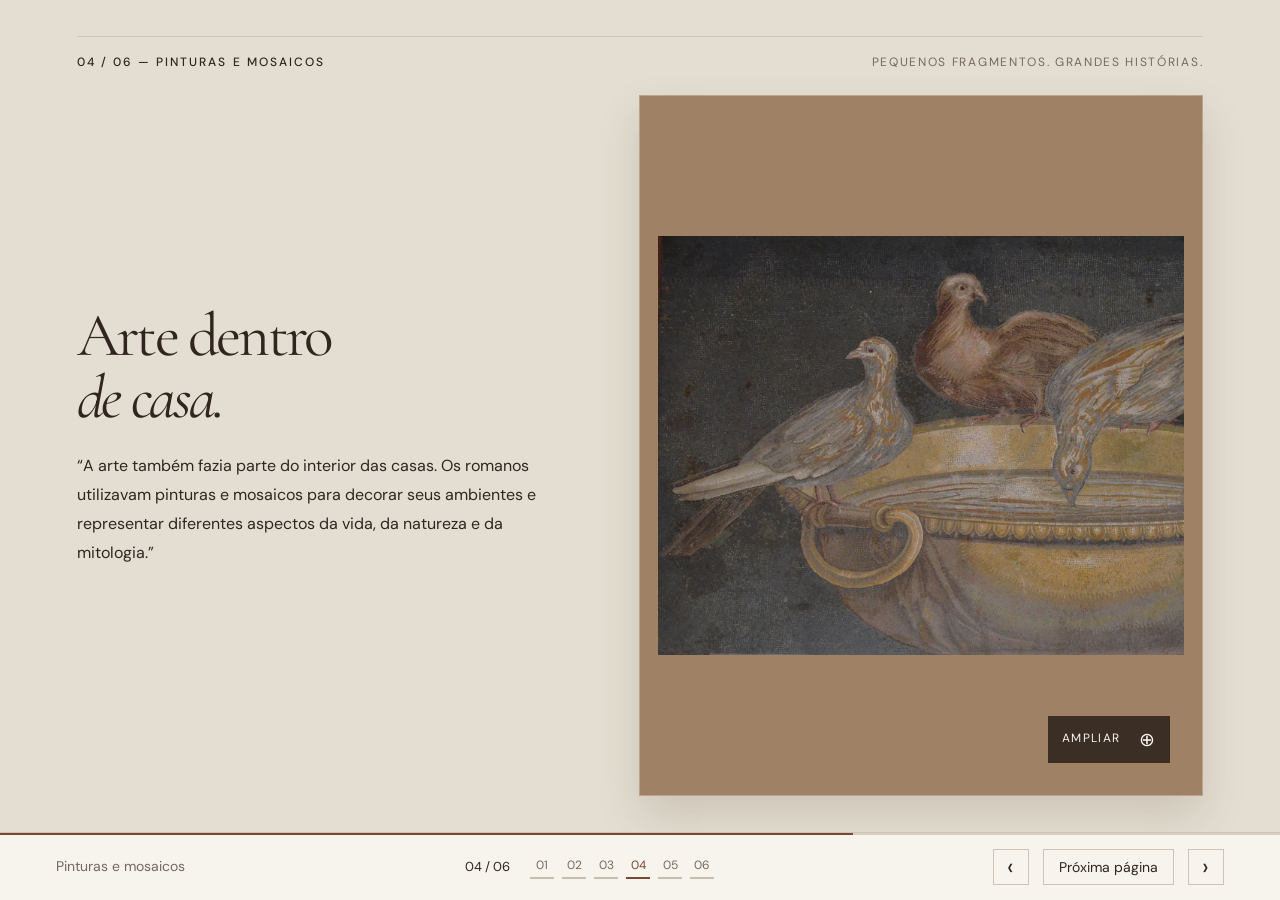
<file: docs/mosaicos/index.html>
<!doctype html>
<html lang="pt-BR">
<head>
  <meta charset="utf-8">
  <meta name="viewport" content="width=device-width, initial-scale=1">
  <meta name="theme-color" content="#30251f">
  <meta name="description" content="Apresentação de Artes do 9º ano sobre arte romana e vida cotidiana, por Leticia, Enzo, beatriz, mayra e Gabriel.">
  <title>Ars Romana — Arte Romana e a Vida Cotidiana</title>
  <link rel="icon" type="image/svg+xml" href="data:image/svg+xml,%3Csvg xmlns='http://www.w3.org/2000/svg' viewBox='0 0 32 32'%3E%3Crect width='32' height='32' rx='5' fill='%2330251f'/%3E%3Cpath d='M8 25V15a8 8 0 0 1 16 0v10M6 25h20M12 25V15a4 4 0 0 1 8 0v10' fill='none' stroke='%23dfbc86' stroke-width='2'/%3E%3C/svg%3E">
  <base href="../">
  <link rel="stylesheet" href="styles.css">
  <link rel="stylesheet" href="pages.css">
  <link rel="stylesheet" href="presentation.css">
  <link rel="stylesheet" href="motion.css">
  <script type="module" src="app.js"></script>
  <script type="module" src="model.js"></script>
</head>
<body class="page-mode" data-page="mosaicos">
  <a class="skip-link" href="#main-content">Ir para o conteúdo</a>
  <main id="main-content">
    <section class="hero exhibit" id="inicio" hidden inert aria-hidden="true" data-section="0" aria-labelledby="hero-title">
      <div class="hero-copy">
        <p class="eyebrow"><span class="fine-line"></span> ARTES · 9º ANO</p>
        <h1 id="hero-title">Arte romana.<br><em>Vida cotidiana.</em></h1>
        <p class="hero-description">Uma apresentação sobre a sociedade e a arte da Roma Antiga.</p>
        <div class="presenters"><p class="presenters-label">APRESENTADORES</p><ul class="presenter-names"><li>Leticia</li><li>Enzo</li><li>beatriz</li><li>mayra</li><li>Gabriel</li></ul></div><div class="hero-actions"><button class="button button-light" data-start>Iniciar apresentação <span aria-hidden="true">✳</span></button></div>
        <div class="hero-facts"><div><span>06</span><small>PARTES DA APRESENTAÇÃO</small></div><div><span>2 mil</span><small>ANOS DE HISTÓRIA</small></div><div><span>05</span><small>APRESENTADORES</small></div></div>
      </div>
      <div class="hero-art"><img src="assets/roman-bust.webp" alt="Retrato em mármore do imperador Caracalla, do acervo do Metropolitan Museum of Art" fetchpriority="high" width="1000" height="1200"><div class="hero-art-caption"><span>CARACALLA · 212–217 D.C.</span><span>ACERVO VISUAL / 01</span></div></div>
      <div class="hero-bottom"><span>ARTE ROMANA E A VIDA COTIDIANA</span><a href="cotidiano/" data-page="1">CONTINUAR A APRESENTAÇÃO <span aria-hidden="true">⌄</span></a><span class="section-count">01 / 06</span></div>
    </section>

    <section class="everyday exhibit section-pad" id="cotidiano" hidden inert aria-hidden="true" data-section="1" aria-labelledby="everyday-title"><div class="section-heading"><p class="eyebrow">02 / 06 — A ARTE NO COTIDIANO</p><span class="small-note">NAS RUAS. NAS CASAS. NA MEMÓRIA.</span></div><div class="chapter-layout"><div class="gallery-stage" data-gallery="cotidiano" ><div class="gallery-canvas"><div class="gallery-controls"><button data-model-zoom-out aria-label="Afastar modelo">−</button><button data-model-zoom-in aria-label="Aproximar modelo">+</button><button data-model-reset aria-label="Restaurar vista">↻</button></div><span class="viewer-instruction">ARRASTE PARA GIRAR · 360°</span></div><div class="gallery-label"><button data-object-prev aria-label="Modelo anterior">‹</button><div><small data-model-kind>ARTE ROMANA · 3D</small><strong data-model-name>Peça em destaque</strong></div><button data-object-next aria-label="Próximo modelo">›</button></div><div class="gallery-picks" aria-label="Selecionar modelo"></div></div><div class="chapter-copy"><h2 id="everyday-title">A arte estava<br><em>em todo lugar.</em></h2><aside class="speech"><blockquote>“Quando pensamos em arte romana, normalmente lembramos de grandes estátuas e monumentos. Mas a arte estava muito mais presente no cotidiano dos romanos, aparecendo desde suas casas até objetos utilizados no dia a dia.”</blockquote></aside></div></div></section>

    <section class="architecture exhibit" id="arquitetura" hidden inert aria-hidden="true" data-section="2" aria-labelledby="architecture-title"><div class="architecture-image"><div id="architecture-photo" hidden><img src="assets/architecture.webp" alt="Fachada do Panteão em Roma, iluminada à noite" width="1600" height="1100"><span class="image-label">ROMA, ITÁLIA · PANTEÃO</span></div><div class="gallery-stage" data-gallery="arquitetura" id="architecture-gallery"><div class="gallery-canvas"><div class="gallery-controls"><button data-model-zoom-out aria-label="Afastar modelo">−</button><button data-model-zoom-in aria-label="Aproximar modelo">+</button><button data-model-reset aria-label="Restaurar vista">↻</button></div><span class="viewer-instruction">ARRASTE PARA GIRAR · 360°</span></div><div class="gallery-label"><button data-object-prev aria-label="Modelo anterior">‹</button><div><small data-model-kind>ARTE ROMANA · 3D</small><strong data-model-name>Peça em destaque</strong></div><button data-object-next aria-label="Próximo modelo">›</button></div><div class="gallery-picks" aria-label="Selecionar modelo"></div></div></div><div class="architecture-copy"><p class="eyebrow">03 / 06 — ARQUITETURA E ESPAÇOS PÚBLICOS</p><h2 id="architecture-title">A cidade como<br><em>obra de arte.</em></h2><div class="visual-switch"><button data-architecture-view="model" aria-pressed="true">Explorar em 3D</button><button data-architecture-view="photo" aria-pressed="false">Panteão · fotografia</button></div><div class="architecture-list"><button data-architecture-model="colosseum">Coliseu</button><button data-architecture-model="arch">Arco romano</button><button data-architecture-model="column">Coluna</button></div><aside class="speech"><blockquote>“A arquitetura era uma das formas mais visíveis da presença romana. Construções como o Coliseu, as termas e os aquedutos não serviam apenas como monumentos: elas faziam parte da rotina e da vida social da população.”</blockquote></aside></div></section>

    <section class="mosaic exhibit section-pad is-active" id="mosaicos" data-section="3" aria-labelledby="mosaic-title"><div class="section-heading"><p class="eyebrow">04 / 06 — PINTURAS E MOSAICOS</p><span class="small-note">PEQUENOS FRAGMENTOS. GRANDES HISTÓRIAS.</span></div><div class="chapter-layout"><div class="chapter-copy"><h2 id="mosaic-title">Arte dentro<br><em>de casa.</em></h2><button class="button button-dark" data-detail="mosaic">Observar os detalhes <span aria-hidden="true">⊕</span></button><div class="artifact-caption"><span>ACERVO EM FOCO</span><h3>Mosaico das pombas</h3><p>Villa Adriana · século II d.C. · Musei Capitolini</p></div><aside class="speech"><blockquote>“A arte também fazia parte do interior das casas. Os romanos utilizavam pinturas e mosaicos para decorar seus ambientes e representar diferentes aspectos da vida, da natureza e da mitologia.”</blockquote></aside></div><button class="mosaic-frame" data-detail="mosaic" aria-label="Ampliar o mosaico das pombas"><img src="assets/mosaic.webp" alt="Mosaico de pombas bebendo em uma tigela, da Villa Adriana" width="1200" height="1200"><span class="enlarge-label">AMPLIAR <span aria-hidden="true">⊕</span></span></button></div></section>

    <section class="sculpture exhibit section-pad" id="esculturas" hidden inert aria-hidden="true" data-section="4" aria-labelledby="sculpture-title"><div class="section-heading"><p class="eyebrow">05 / 06 — ESCULTURAS, RELIGIÃO E SOCIEDADE</p><span class="small-note">UM ROSTO TAMBÉM CONTA UMA HISTÓRIA.</span></div><div class="chapter-layout"><div class="gallery-stage" data-gallery="esculturas" ><div class="gallery-canvas"><div class="gallery-controls"><button data-model-zoom-out aria-label="Afastar modelo">−</button><button data-model-zoom-in aria-label="Aproximar modelo">+</button><button data-model-reset aria-label="Restaurar vista">↻</button></div><span class="viewer-instruction">ARRASTE PARA GIRAR · 360°</span></div><div class="gallery-label"><button data-object-prev aria-label="Modelo anterior">‹</button><div><small data-model-kind>ARTE ROMANA · 3D</small><strong data-model-name>Peça em destaque</strong></div><button data-object-next aria-label="Próximo modelo">›</button></div><div class="gallery-picks" aria-label="Selecionar modelo"></div></div><div class="chapter-copy"><h2 id="sculpture-title">Arte, poder<br><em>e identidade.</em></h2><aside class="speech"><blockquote>“As esculturas também tinham uma função social. Elas representavam deuses, autoridades e pessoas importantes, ajudando a mostrar religião, identidade, posição social e poder.”</blockquote></aside><p class="model-attribution">Modelos enviados + retrato digitalizado do Ny Carlsberg Glyptotek. Digitalização: Scan-the-World.</p></div></div></section>

    <section class="closing exhibit section-pad" id="projeto" hidden inert aria-hidden="true" data-section="5" aria-labelledby="closing-title"><p class="eyebrow">06 / 06 — UM NOVO OLHAR</p><h2 id="closing-title">A arte fazia<br><em>parte da vida.</em></h2><p class="closing-description">Das pequenas tesselas aos grandes monumentos, cada forma de arte ajuda a compreender a sociedade que a criou.</p><p class="subject-label">ARTES · 9º ANO</p><div class="presenters"><p class="presenters-label">APRESENTADORES</p><ul class="presenter-names"><li>Leticia</li><li>Enzo</li><li>beatriz</li><li>mayra</li><li>Gabriel</li></ul></div><div class="closing-actions"><button class="button button-light" data-restart>Recomeçar apresentação <span aria-hidden="true">↻</span></button><button class="credits-button" data-credits>Fontes e créditos</button></div><p class="closing-thanks">Obrigado!</p><div class="closing-filmstrip" aria-hidden="true"><img src="assets/architecture.webp" alt=""><img src="assets/mosaic.webp" alt=""><img src="assets/roman-bust.webp" alt=""></div></section>
  </main>
  
  <nav class="tour-bar" aria-label="Navegação da apresentação"><div class="progress-track" aria-hidden="true"><span id="page-progress"></span></div><span class="tour-title" id="tour-title">Abertura</span><div class="tour-progress"><span id="tour-counter" aria-live="polite">01 / 06</span><div id="tour-dots" aria-label="Páginas da apresentação"></div></div><div class="tour-navigation"><button id="tour-prev" aria-label="Página anterior">‹</button><button id="tour-next-text" class="next-text">Próxima página</button><button id="tour-next" aria-label="Próxima página">›</button></div></nav>
  <dialog id="detail-dialog"><form method="dialog"><button class="dialog-close" aria-label="Fechar detalhes">×</button></form><div class="detail-image"><img id="detail-photo" alt="" src="assets/mosaic.webp"><div class="image-controls"><button id="zoom-out" aria-label="Diminuir imagem">−</button><span id="zoom-label" aria-live="polite">100%</span><button id="zoom-in" aria-label="Ampliar imagem">+</button><button id="zoom-reset">Restaurar</button></div></div><div class="detail-copy"><p class="eyebrow" id="detail-category"></p><h2 id="detail-title"></h2><p id="detail-description"></p><p id="detail-credit"></p></div></dialog>
<dialog id="credits-dialog" aria-labelledby="credits-title"><form method="dialog"><button class="dialog-close" aria-label="Fechar créditos">×</button></form><h2 id="credits-title">Fontes e créditos</h2><p>Retrato de Caracalla · The Metropolitan Museum of Art, 212–217 d.C.. <a href="https://www.metmuseum.org/art/collection/search/253592" target="_blank" rel="noopener noreferrer">Fonte original</a> · <a href="https://creativecommons.org/publicdomain/zero/1.0/" target="_blank" rel="noopener noreferrer">CC0 1.0</a>.</p><p>Panteão à noite · fotografia de Think321. <a href="https://commons.wikimedia.org/wiki/File:Pantheon,_Rome,_from_the_front.jpg" target="_blank" rel="noopener noreferrer">Fonte original</a> · <a href="https://creativecommons.org/publicdomain/zero/1.0/" target="_blank" rel="noopener noreferrer">CC0 1.0</a>.</p><p>Mosaico das pombas · Villa Adriana, Musei Capitolini · fotografia de Carole Raddato. <a href="https://commons.wikimedia.org/wiki/File:Mosaic_showing_doves_drinking_from_a_bowl,_from_Hadrian&#x27;s_villa,_2nd_century_AD,_probably_a_copy_of_Sosus&#x27;s_work_(2nd_century_BC),_Musei_Capitolini,_Rome_(14389996686).jpg" target="_blank" rel="noopener noreferrer">Fonte original</a> · <a href="https://creativecommons.org/licenses/by-sa/2.0/" target="_blank" rel="noopener noreferrer">CC BY-SA 2.0</a>. Imagem redimensionada, convertida em WebP e recortada na exibição; esta versão permanece sob CC BY-SA 2.0.</p><p>Retrato romano anônimo · Ny Carlsberg Glyptotek · digitalização de Scan-the-World. <a href="https://zenodo.org/records/21352841" target="_blank" rel="noopener noreferrer">Fonte original</a> · <a href="https://creativecommons.org/licenses/by-nc-sa/4.0/" target="_blank" rel="noopener noreferrer">CC BY-NC-SA 4.0</a>. Arquivo 3D sem alterações, disponibilizado para uso não comercial sob a mesma licença.</p><p class="original-credit">Os oito modelos 3D foram fornecidos para esta apresentação, incluindo o templo e a estátua em pedestal. São representações ilustrativas. As quatro falas foram preservadas do projeto anterior “Arte Romana e a Vida Cotidiana”. Apresentadores: Leticia, Enzo, beatriz, mayra e Gabriel. Artes · 9º ano.</p><p>Leituras: <a href="https://www.metmuseum.org/essays/roman-painting" target="_blank" rel="noopener noreferrer">The Metropolitan Museum of Art — pintura romana</a> · <a href="https://colosseo.it/en/area/the-colosseum/" target="_blank" rel="noopener noreferrer">Parco archeologico del Colosseo</a></p></dialog>
</body>
</html>
</file>
<file: docs/styles.css>
@font-face {
  font-family: 'Cormorant Garamond';
  font-style: italic;
  font-weight: 400;
  font-display: swap;
  src: url(assets/font-0.ttf) format('truetype');
}
@font-face {
  font-family: 'Cormorant Garamond';
  font-style: italic;
  font-weight: 500;
  font-display: swap;
  src: url(assets/font-1.ttf) format('truetype');
}
@font-face {
  font-family: 'Cormorant Garamond';
  font-style: normal;
  font-weight: 400;
  font-display: swap;
  src: url(assets/font-2.ttf) format('truetype');
}
@font-face {
  font-family: 'Cormorant Garamond';
  font-style: normal;
  font-weight: 500;
  font-display: swap;
  src: url(assets/font-3.ttf) format('truetype');
}
@font-face {
  font-family: 'Cormorant Garamond';
  font-style: normal;
  font-weight: 600;
  font-display: swap;
  src: url(assets/font-4.ttf) format('truetype');
}
@font-face {
  font-family: 'DM Sans';
  font-style: normal;
  font-weight: 400;
  font-display: swap;
  src: url(assets/font-5.ttf) format('truetype');
}
@font-face {
  font-family: 'DM Sans';
  font-style: normal;
  font-weight: 500;
  font-display: swap;
  src: url(assets/font-6.ttf) format('truetype');
}
@font-face {
  font-family: 'DM Sans';
  font-style: normal;
  font-weight: 600;
  font-display: swap;
  src: url(assets/font-7.ttf) format('truetype');
}
@font-face {
  font-family: 'DM Sans';
  font-style: normal;
  font-weight: 700;
  font-display: swap;
  src: url(assets/font-8.ttf) format('truetype');
}

:root{--ink:#30251f;--stone:#eee9df;--paper:#f7f4ed;--gold:#d7b889;--muted:#75685d;--line:#cdc4b7;--rust:#794733;--serif:'Cormorant Garamond',Georgia,serif;--sans:'DM Sans',Arial,sans-serif;color-scheme:light}*{box-sizing:border-box}html{scroll-behavior:smooth;scroll-padding-top:90px}body{margin:0;background:var(--paper);color:var(--ink);font-family:var(--sans);font-size:16px;line-height:1.65}body:has(dialog[open]){overflow:hidden}button,a,summary{-webkit-tap-highlight-color:transparent}button,input{font:inherit}button{cursor:pointer}a{color:inherit;text-decoration:none}button{border:0}button:focus-visible,a:focus-visible,summary:focus-visible{outline:2px solid #a76a2e;outline-offset:6px}img{display:block;max-width:100%;object-fit:cover}h1,h2,h3,p{margin:0}h1,h2{font-family:var(--serif);font-weight:400;line-height:.98;letter-spacing:-.045em}h1 em,h2 em{font-weight:400}h2{font-size:clamp(3.5rem,6vw,6.2rem)}.site-header{height:94px;padding:0 4.4%;display:flex;align-items:center;justify-content:space-between;background:var(--paper);border-bottom:1px solid var(--line)}.brand{display:flex;align-items:center;gap:14px;font-size:17px;font-weight:600;letter-spacing:.16em;line-height:1.3}.brand small{display:block;font-size:12px;font-weight:400;letter-spacing:.2em;margin-top:4px}.brand-monogram{font-family:var(--serif);border:1px solid #ad9b7e;width:43px;height:48px;display:grid;place-items:center;font-size:28px;letter-spacing:-.1em;padding-right:3px}.site-header nav{display:flex;gap:34px;font-size:14px}.site-header nav a{border-bottom:1px solid transparent}.site-header nav a:hover{border-color:var(--rust)}.header-visit{display:flex;align-items:center;gap:28px;background:none;border:1px solid var(--line);padding:11px 18px;font-size:14px}.button-icon{font-size:22px}.hero{position:relative;min-height:720px;background:var(--ink);color:var(--stone);overflow:hidden;display:grid;grid-template-columns:56% 44%}.hero-copy{padding:74px 3% 120px 7.9%;position:relative;z-index:2}.eyebrow{font-size:12px;letter-spacing:.17em;font-weight:500;line-height:1.65}.hero .eyebrow{display:flex;align-items:center;gap:14px;color:var(--gold)}.fine-line{height:1px;width:35px;background:var(--gold)}h1{font-size:clamp(4.3rem,6.8vw,7.3rem);margin:34px 0 30px;white-space:nowrap}.hero h1 em{color:var(--gold)}.hero-description{max-width:415px;color:#d2c5b4;font-size:16px;line-height:1.8}.hero-actions{display:flex;align-items:center;gap:30px;margin:35px 0 45px}.button{display:inline-flex;align-items:center;justify-content:center;gap:32px;min-height:52px;padding:14px 22px;font-size:14px;font-weight:500;transition:background .2s,transform .2s}.button:hover{transform:translateY(-2px)}.button span{font-size:21px;line-height:1}.button-light{background:var(--stone);color:var(--ink)}.button-light:hover{background:white}.button-dark{background:var(--ink);color:var(--paper)}.button-dark:hover{background:var(--rust)}.text-link{font-size:14px;border-bottom:1px solid #b4a389;padding:7px 0}.hero-facts{display:flex;gap:40px}.hero-facts div{border-left:1px solid #77634b;padding-left:18px}.hero-facts span{display:block;font-family:var(--serif);font-size:32px;line-height:1.2}.hero-facts small{display:block;font-size:12px;letter-spacing:.09em;margin-top:7px;color:#c5b9a7}.hero-art{position:relative;min-height:660px;overflow:hidden;background:#baa183}.hero-art:after{content:'';position:absolute;inset:0;background:linear-gradient(90deg,#30251f 0%,transparent 20%),linear-gradient(0deg,#30251f 0%,transparent 24%);pointer-events:none}.hero-art img{width:100%;height:100%;object-position:50% 30%}.hero-art-caption{position:absolute;z-index:1;bottom:105px;left:15%;right:8%;display:flex;justify-content:space-between;font-size:12px;letter-spacing:.16em;color:#f4e7d2}.hero-bottom{position:absolute;bottom:0;left:4.4%;right:4.4%;height:73px;border-top:1px solid #75644e;display:flex;align-items:center;justify-content:space-between;font-size:12px;letter-spacing:.15em;z-index:3;color:#cfbda2}.hero-bottom a{display:flex;align-items:center;gap:20px}.hero-bottom a span{font-size:22px}.section-pad{padding:82px 6.5%}.section-heading{display:flex;align-items:center;justify-content:space-between;margin-bottom:55px;border-top:1px solid var(--line);padding-top:22px}.small-note{font-size:12px;letter-spacing:.14em;color:var(--muted)}.everyday{background:var(--stone)}.everyday-grid{display:grid;grid-template-columns:1.2fr 1fr;gap:9%;align-items:center}.intro-text{max-width:470px;font-size:17px}.intro-text p+p{margin-top:22px;color:var(--muted)}.daily-items{display:grid;grid-template-columns:repeat(3,1fr);gap:44px;margin-top:64px}.daily-items article{border-top:1px solid #b8ac9b;padding-top:22px}.roman-number{font-family:var(--serif);font-size:28px;color:var(--rust)}.daily-items h3{font-family:var(--serif);font-size:30px;font-weight:500;margin:15px 0 8px}.daily-items p{font-size:16px;color:#695c4e;max-width:340px}.museum-note{display:flex;align-items:center;gap:18px;border-top:1px solid var(--line);padding-top:24px;margin-top:50px;font-size:14px}.note-mark{font-size:30px;color:var(--rust)}.architecture{display:grid;grid-template-columns:1fr 1fr;background:var(--paper)}.architecture-image{min-height:760px;position:relative;overflow:hidden}.architecture-image img{width:100%;height:100%;position:absolute;object-position:center}.architecture-image:after{content:'';position:absolute;inset:0;background:linear-gradient(0deg,#30251f9c,transparent 35%)}.image-label{position:absolute;bottom:32px;left:35px;z-index:1;color:#fff;font-size:12px;letter-spacing:.14em}.architecture-copy{padding:70px 12%}.architecture-copy h2{font-size:clamp(3.5rem,5vw,5.3rem);margin:36px 0 28px}.architecture-copy>p:not(.eyebrow){color:var(--muted);font-size:16px;max-width:390px}.architecture-list{margin-top:36px}details{border-top:1px solid var(--line)}summary{cursor:pointer;list-style:none}summary::-webkit-details-marker{display:none}.architecture-list summary{padding:16px 0;font-family:var(--serif);font-size:25px;display:flex;align-items:center;gap:15px}.architecture-list summary:after{content:'+';margin-left:auto;font-family:var(--sans);font-weight:400;font-size:20px;color:var(--muted)}.architecture-list details[open] summary:after{content:'−'}.architecture-list summary span{font-family:var(--sans);font-size:12px;color:var(--rust)}.architecture-list details p{font-size:16px;color:var(--muted);padding:0 0 20px 29px}.mosaic{background:#e4ded2}.mosaic-grid{display:grid;grid-template-columns:.85fr 1.15fr;gap:10%;align-items:center}.mosaic-copy h2{margin-bottom:29px}.mosaic-copy>p{color:#756454;max-width:350px;font-size:16px}.mosaic-copy>p+p{margin-top:16px}.mosaic-copy .button{margin-top:28px}.mosaic-frame{position:relative;background:#9f8165;padding:20px;box-shadow:0 20px 40px #47311b25;aspect-ratio:1;border:1px solid #b9a389;overflow:hidden}.mosaic-frame img{width:100%;height:100%;object-fit:cover;transition:transform .6s}.mosaic-frame:hover img{transform:scale(1.025)}.enlarge-label{position:absolute;bottom:32px;right:32px;background:#30251fe6;color:var(--paper);padding:8px 14px;font-size:12px;letter-spacing:.12em;display:flex;align-items:center;gap:18px}.enlarge-label span{font-size:19px}.artifact-caption{border-top:1px solid #bcb09d;margin-top:40px;padding-top:18px}.artifact-caption span{font-size:12px;letter-spacing:.13em;color:var(--rust)}.artifact-caption h3{font-family:var(--serif);font-weight:500;font-size:24px;margin:4px 0}.artifact-caption p{font-size:12px;color:var(--muted)}.sculpture{background:#302b25;color:var(--stone)}.sculpture .section-heading{border-color:#685f50}.sculpture .eyebrow,.sculpture .small-note{color:var(--gold)}.sculpture-grid{display:grid;grid-template-columns:1fr 1fr;gap:11%;align-items:center}.sculpture-stage{position:relative;background:#c6b69e;min-height:540px;border-radius:240px 240px 0 0;overflow:hidden}.sculpture-stage>img{width:100%;height:540px;object-position:50% 24%}.stage-caption{position:absolute;bottom:0;left:0;right:0;padding:15px 24px;background:#30251fde;display:flex;align-items:center;justify-content:space-between;font-size:12px;letter-spacing:.14em;color:var(--paper)}.round-button{width:36px;height:36px;background:none;color:var(--gold);border:1px solid #b3a287;border-radius:50%;font-size:25px;display:grid;place-items:center}.sculpture-copy h2{margin-bottom:29px}.sculpture-copy>p{font-size:16px;color:#c7bbab;max-width:380px}.sculpture-facts{margin:32px 0;max-width:400px}.sculpture-facts div{border-top:1px solid #685f50;padding:16px 0}.sculpture-facts dt{font-size:12px;letter-spacing:.15em;color:var(--gold)}.sculpture-facts dd{margin:4px 0 0;font-size:14px}.sculpture-copy .viewer-hint{font-size:12px;color:#b7aa96}.closing{position:relative;text-align:center;background:var(--rust);color:var(--paper);padding-top:88px;padding-bottom:72px}.closing>.eyebrow{color:#e8ccb0}.closing h2{font-size:clamp(4.5rem,8.5vw,8rem);margin:34px 0}.closing h2 em{color:#dfb98c}.closing-description{max-width:500px;margin:0 auto 32px;color:#e4ccba}.project-note{display:grid;grid-template-columns:.55fr 2fr .6fr;text-align:left;gap:36px;border-top:1px solid #ba8a6a;margin-top:65px;padding-top:28px;align-items:start;font-size:14px}.project-note>span{font-size:12px;letter-spacing:.15em}.project-note p{max-width:600px;color:#edd6c3}.project-note a{font-size:12px;text-align:right;text-decoration:underline;text-underline-offset:5px}footer{padding:48px 6.5% 20px;background:var(--paper)}.footer-top{display:flex;justify-content:space-between;align-items:center;margin-bottom:32px}.footer-top p{font-size:13px;color:var(--muted)}.credits{margin-bottom:28px}.credits summary{padding:14px 0;font-size:13px}.credits summary:before{content:'+';margin-right:10px}.credits[open] summary:before{content:'−'}.credits p{font-size:12px;color:var(--muted);margin:8px 0}.credits a{text-decoration:underline;text-underline-offset:3px}.footer-bottom{display:flex;justify-content:space-between;gap:20px;border-top:1px solid var(--line);padding-top:20px;font-size:12px;letter-spacing:.1em;color:var(--muted)}.skip-link{position:fixed;top:-60px;left:20px;padding:10px;background:var(--paper);z-index:20}.skip-link:focus{top:10px}.tour-bar{position:fixed;z-index:10;bottom:0;left:0;right:0;background:#30251ff5;color:var(--paper);backdrop-filter:blur(12px);display:flex;justify-content:space-between;align-items:center;padding:16px 5%;border-top:1px solid #8b7759}.tour-bar[hidden]{display:none}.tour-bar button{color:var(--paper);background:none;font-size:13px}.tour-progress{display:flex;align-items:center;gap:25px;font-size:13px}#tour-dots{display:flex;gap:8px}#tour-dots button{width:9px;height:9px;border:1px solid #beac92;border-radius:50%;padding:0}#tour-dots button[aria-current=true]{background:var(--gold)}.tour-navigation{display:flex;gap:14px}.tour-navigation button{width:36px;height:36px;border:1px solid #8b7759;font-size:24px;line-height:1}.tour-navigation button:disabled{opacity:.3;cursor:default}.visit-mode .exhibit{display:none}.visit-mode .exhibit.is-active{display:grid;min-height:calc(100svh - 94px);padding-bottom:110px}.visit-mode .everyday.is-active,.visit-mode .mosaic.is-active,.visit-mode .sculpture.is-active,.visit-mode .closing.is-active{display:block}.visit-mode footer{display:none}.visit-mode .hero-bottom{bottom:82px}.visit-mode .hero-art{min-height:650px}.visit-mode .header-visit{visibility:hidden}.visit-mode .project-note{margin-top:38px}.visit-mode .section-heading{margin-bottom:35px}dialog{position:fixed;width:min(1050px,92vw);max-height:90svh;margin:auto;padding:0;background:var(--paper);color:var(--ink);border:1px solid #b7a78e;overflow:auto}dialog::backdrop{background:#19130deb;backdrop-filter:blur(8px)}dialog[open]{display:grid;grid-template-columns:1.4fr 1fr}.dialog-close{position:absolute;right:14px;top:12px;z-index:5;background:var(--paper);color:var(--ink);width:38px;height:38px;border:1px solid var(--line);font-size:28px}.detail-image{height:620px;position:relative;overflow:auto;background:#d3c7b7;display:grid;place-items:center;padding-bottom:55px}.detail-image img{max-width:none;width:100%;height:100%;object-fit:contain;transform-origin:center}.image-controls{position:sticky;bottom:0;margin-top:-50px;width:fit-content;background:var(--paper);border:1px solid var(--line);display:flex;align-items:center;z-index:2}.image-controls button{background:none;padding:9px 15px;font-size:17px}.image-controls span{font-size:12px;min-width:40px;text-align:center}.image-controls button:last-child{font-size:12px;border-left:1px solid var(--line)}.detail-copy{padding:70px 35px}.detail-copy h2{font-size:45px;margin:25px 0}.detail-copy>p:not(.eyebrow){font-size:15px;color:var(--muted)}#detail-credit{margin-top:35px;font-size:12px}.detail-copy a{text-decoration:underline}.exhibit{animation:appear .7s ease both}@keyframes appear{from{opacity:.5;transform:translateY(12px)}to{opacity:1;transform:translateY(0)}}model-viewer{width:100%;height:540px;background:radial-gradient(ellipse at 50% 25%,#a48b6e,#42392e 75%);--poster-color:transparent}.model-controls{position:absolute;top:20px;right:20px;display:flex;gap:8px;z-index:1}.model-controls button{background:#30251fdd;color:var(--paper);width:35px;height:35px;font-size:20px;border:1px solid #b7a183}.model-controls button:last-child{font-size:16px}.model-status{position:absolute;left:25px;top:22px;color:var(--paper);font-size:12px;pointer-events:none}.model-status:empty{display:none}
@media(min-width:1600px){.hero{min-height:850px}.hero-copy{padding-top:110px}.hero-art{max-height:900px}.hero-description{font-size:18px}.hero-facts{margin-top:70px}h1{font-size:8.2rem}.section-pad{padding-top:100px;padding-bottom:100px}}
@media(max-width:1000px){.site-header{padding:0 5%;height:82px}.site-header nav{gap:20px}.hero{grid-template-columns:58% 42%;min-height:650px}.hero-copy{padding:60px 0 115px 8.6%}h1{font-size:6.5vw}.hero-description{max-width:335px;font-size:14px}.hero-actions{gap:20px}.hero-actions .text-link{font-size:12px}.hero-facts{gap:20px}.hero-facts small{font-size:12px}.hero-art{min-height:580px}.hero-art-caption{left:18%;font-size:12px;gap:20px}.section-pad{padding:65px 5%}.small-note{display:none}.everyday-grid{gap:6%}.daily-items{gap:25px}.architecture-copy{padding:58px 9%}.architecture-image{min-height:720px}.mosaic-grid{gap:6%}.mosaic-copy h2,.sculpture h2{font-size:4rem}.sculpture-grid{gap:6%}.sculpture-stage,.sculpture-stage>img,model-viewer{min-height:460px;height:460px}.project-note{grid-template-columns:.4fr 1.8fr .6fr;gap:20px}.visit-mode .exhibit.is-active{min-height:calc(100svh - 82px)}}
@media(max-width:700px){html{scroll-padding-top:10px}.site-header{height:78px;padding:0 6%}.brand{font-size:14px;gap:10px}.brand-monogram{width:35px;height:39px;font-size:24px}.brand small{font-size:12px}.site-header nav{display:none}.header-visit{font-size:12px;padding:9px 12px;gap:12px}.header-visit .button-icon{font-size:17px}.hero{display:block;min-height:auto}.hero-copy{padding:42px 6% 38px}.hero .eyebrow{font-size:12px;letter-spacing:.13em;gap:10px}h1{font-size:clamp(3.05rem,11.2vw,4.8rem);margin:25px 0 22px;white-space:normal}.hero-description{max-width:340px;font-size:15px}.hero-actions{margin:28px 0 34px;gap:22px;flex-wrap:wrap}.hero-actions .text-link{font-size:13px}.button{min-height:49px;padding:13px 18px;font-size:13px;gap:24px}.hero-facts{gap:22px}.hero-facts div{padding-left:10px}.hero-facts small{font-size:12px;max-width:85px;line-height:1.5}.hero-facts span{font-size:28px}.hero-art{margin:0 6%;height:400px;min-height:0;border-radius:190px 190px 0 0}.hero-art:after{background:linear-gradient(0deg,#30251f,transparent 25%)}.hero-art img{object-position:center 20%}.hero-art-caption{bottom:30px;left:7%;right:7%;font-size:12px}.hero-bottom{position:relative;height:66px;left:auto;right:auto;margin:15px 6% 0;font-size:12px;letter-spacing:.08em}.hero-bottom>span:first-child{max-width:100px}.hero-bottom a{gap:10px}.section-pad{padding:48px 6%}.section-heading{margin-bottom:33px;padding-top:16px}.eyebrow{font-size:12px;letter-spacing:.1em}.everyday-grid{display:block}h2{font-size:3.8rem}.intro-text{margin-top:30px;font-size:16px}.intro-text p+p{margin-top:16px}.daily-items{grid-template-columns:1fr;margin-top:35px;gap:20px}.daily-items article{display:grid;grid-template-columns:30px 1fr;column-gap:16px;padding-top:16px}.roman-number{grid-row:1/3}.daily-items h3{font-size:26px;margin:0 0 5px}.daily-items p{font-size:16px;max-width:none}.museum-note{margin-top:32px;font-size:13px}.architecture{display:flex;flex-direction:column}.architecture-image{min-height:420px}.architecture-copy{padding:46px 6%}.architecture-copy h2{font-size:3.8rem;margin:25px 0}.architecture-copy>p:not(.eyebrow){font-size:16px}.mosaic-grid{display:flex;flex-direction:column;gap:35px;align-items:stretch}.mosaic-copy h2,.sculpture h2{font-size:3.8rem}.mosaic-copy>p{max-width:none}.artifact-caption{margin-top:25px}.mosaic-frame{padding:14px}.enlarge-label{bottom:25px;right:25px}.sculpture-grid{display:flex;flex-direction:column-reverse;gap:35px;align-items:stretch}.sculpture-copy>p{max-width:none}.sculpture-facts{margin:25px 0}.sculpture-stage,.sculpture-stage>img,model-viewer{height:450px;min-height:450px}.closing h2{font-size:4.7rem;margin:28px 0}.closing-description{font-size:16px}.project-note{display:block;margin-top:45px;padding-top:25px}.project-note p{margin:14px 0}.project-note a{display:block;text-align:left;margin-top:20px}.footer-top{align-items:start;gap:20px}.footer-top p{display:none}footer{padding:38px 6% 20px}.footer-top .brand small{font-size:7px}.footer-bottom{flex-wrap:wrap;font-size:12px}.footer-bottom>span:last-child{display:none}.tour-bar{padding:14px 5%;gap:12px}.tour-bar>#tour-exit{font-size:12px;padding:0}.tour-progress{gap:13px;font-size:12px}#tour-dots{gap:5px}#tour-dots button{width:7px;height:7px}.tour-navigation{gap:8px}.tour-navigation button{width:30px;height:30px}.visit-mode .hero.is-active{display:block;padding-bottom:110px}.visit-mode .hero-art{min-height:0;height:300px}.visit-mode .hero-bottom{bottom:auto}.visit-mode .architecture.is-active{display:flex}.visit-mode .exhibit.is-active{min-height:calc(100svh - 78px);padding-bottom:100px}.visit-mode .hero-bottom{display:none}dialog[open]{display:block}dialog{width:94vw;max-height:92svh}.detail-image{height:400px}.detail-copy{padding:30px 25px}.detail-copy h2{font-size:40px;margin:20px 0}.dialog-close{right:8px;top:8px}}
@media(prefers-reduced-motion:reduce){html{scroll-behavior:auto}*,*:before,*:after{animation:none!important;transition:none!important}}

dialog>form{position:absolute;right:0;top:0;z-index:4}.model-controls button:focus-visible{outline-color:var(--gold)}
@media(max-width:700px){.header-visit .button-icon{display:none}.header-visit{font-size:14px}.hero-actions .text-link{font-size:14px}.button{font-size:14px}.hero-facts{gap:14px}.hero-facts small{font-size:12px;max-width:90px}.hero-bottom{font-size:12px}.hero-bottom>span:first-child{display:none}.tour-bar>#tour-exit{font-size:14px}.daily-items p{font-size:16px}}
</file>
<file: docs/pages.css>
:root{--header-height:78px;--navigation-height:68px}html,body{height:100%;overflow:hidden;scroll-behavior:auto}body{height:100dvh;overscroll-behavior:none}body.page-mode{display:grid;grid-template-rows:var(--header-height) minmax(0,1fr) var(--navigation-height)}.site-header{height:var(--header-height);position:relative;z-index:5}.site-header nav{gap:27px}.site-header nav a[aria-current=page]{border-bottom:1px solid var(--rust)}main{position:relative;min-height:0;overflow:hidden}.exhibit{display:none!important;position:absolute;inset:0;width:100%;height:100%;min-height:0!important;max-height:100%;overflow:hidden;animation:none}.exhibit.is-active{display:grid!important}.exhibit[hidden]{display:none!important}.hero{grid-template-columns:56% 44%}.hero-copy{padding:clamp(24px,5vh,70px) 3% 30px 7.9%;display:flex;flex-direction:column;justify-content:center;min-height:0}.hero h1{font-size:clamp(3.6rem,6.4vw,6.7rem);margin:24px 0}.hero-description{font-size:16px;line-height:1.65}.hero-actions{margin:26px 0}.hero-facts{gap:30px;margin-top:6px}.hero-facts small{font-size:12px}.hero-art{min-height:0!important;height:100%;max-height:none}.hero-art img{height:100%;object-position:center 35%}.hero-art-caption{bottom:32px;left:12%;right:8%;font-size:12px}.hero-bottom{display:none}.section-pad{padding:clamp(22px,4vh,45px) 6%}.section-heading{margin-bottom:22px;padding-top:16px}.section-heading .eyebrow{font-size:12px}.small-note{font-size:12px}.chapter-layout{display:grid;grid-template-columns:1fr 1fr;gap:7%;min-height:0;flex:1;align-items:center}.chapter-copy{min-height:0;display:flex;flex-direction:column;align-items:flex-start}.chapter-copy h2{font-size:clamp(3rem,4.8vw,5.2rem);line-height:1;margin:0 0 20px}.chapter-body{font-size:16px;line-height:1.7;max-width:440px;color:var(--muted);margin-bottom:21px}.speech{border-top:1px solid #b9a994;padding-top:17px;margin-top:8px;width:100%;max-width:480px}.speech p{font-size:12px;letter-spacing:.13em;color:var(--rust);margin-bottom:9px}.speech blockquote{margin:0;font-size:16px;line-height:1.75;color:var(--ink)}.speech-button{display:none;margin-top:14px;background:transparent;border:1px solid var(--line);padding:10px 15px;font-size:14px;text-align:left;align-items:center;gap:20px}.everyday.is-active,.mosaic.is-active,.sculpture.is-active{display:flex!important;flex-direction:column}.everyday .chapter-layout{grid-template-columns:1.15fr 1fr}.gallery-stage{position:relative;width:100%;height:100%;min-height:0;max-height:550px;display:flex;flex-direction:column;overflow:hidden;background:radial-gradient(ellipse at 50% 25%,#c5b299,#806953);border:1px solid #bba589}.gallery-canvas{position:relative;flex:1;min-height:0;overflow:hidden}.gallery-canvas model-viewer{height:100%;min-height:0;background:transparent;position:absolute;inset:0}.gallery-controls{display:flex;gap:7px;position:absolute;right:15px;top:15px;z-index:2}.gallery-controls button{background:#30251fde;border:1px solid #c2ae90;color:var(--paper);width:35px;height:35px;font-size:20px;display:grid;place-items:center}.gallery-label{padding:13px 20px;background:#30251fe8;color:var(--paper);display:flex;align-items:center;justify-content:space-between;gap:10px;min-height:66px}.gallery-label>div{min-width:0}.gallery-label small{display:block;font-size:12px;letter-spacing:.09em;color:var(--gold)}.gallery-label strong{font-family:var(--serif);font-size:23px;font-weight:500;line-height:1.2;display:block}.gallery-label button{width:34px;height:34px;flex-shrink:0;border:1px solid #998568;background:none;color:var(--paper);font-size:24px}.gallery-picks{display:flex;align-items:center;gap:7px;padding:12px 15px;background:#ece4d7;justify-content:center}.gallery-picks button{padding:5px 9px;background:transparent;color:#655442;border:1px solid transparent;font-size:12px;white-space:nowrap}.gallery-picks button[aria-pressed=true]{color:var(--ink);border-color:#a8906e;background:#f7f2e9}.gallery-picks button:hover{border-color:#a8906e}.viewer-instruction{position:absolute;bottom:17px;left:18px;font-size:12px;color:#fff;background:#30251fbd;padding:5px 9px;pointer-events:none;z-index:2}.model-status{left:20px;top:22px;right:80px;font-size:14px;background:#30251fcc;padding:8px 12px;z-index:2;line-height:1.45}.model-status:empty{display:none}.model-error{position:absolute;inset:0;padding:25px;display:flex;align-items:center;justify-content:center;color:var(--paper);text-align:center;background:#504131}.visual-switch{display:flex;gap:8px;margin-bottom:16px}.visual-switch button{font-size:14px;padding:8px 14px;border:1px solid #b6a58b;background:transparent;color:inherit}.visual-switch button[aria-pressed=true]{background:var(--ink);color:var(--paper)}.architecture{grid-template-columns:50% 50%}.architecture .architecture-image{height:100%;min-height:0}.architecture-image img{position:absolute;inset:0}.architecture .architecture-copy{padding:clamp(24px,4.5vh,50px) 10%;display:flex;flex-direction:column;justify-content:center;min-height:0}.architecture-copy>.eyebrow{margin-bottom:24px}.architecture-copy h2{font-size:clamp(3rem,4.8vw,5.2rem);margin:0 0 20px}.architecture-list{margin-top:18px;display:flex;gap:8px;flex-wrap:wrap}.architecture-list button{border:1px solid var(--line);padding:8px 10px;font-size:14px;background:transparent;color:var(--ink)}.architecture-list button[aria-pressed=true]{background:var(--ink);color:var(--paper)}.architecture .speech{margin-top:19px}.architecture .gallery-stage{height:100%;max-height:none;border:0}.architecture .gallery-canvas{min-height:0}.architecture .gallery-label{min-height:70px}.architecture .gallery-picks{display:none}.mosaic .chapter-layout{grid-template-columns:.9fr 1.1fr;gap:9%}.mosaic .chapter-copy>p{max-width:430px}.mosaic .mosaic-frame{max-height:100%;height:100%;aspect-ratio:auto;min-height:0;padding:18px}.mosaic-frame img{object-fit:contain}.artifact-caption{margin-top:20px;padding-top:13px}.artifact-caption h3{font-size:23px}.artifact-caption p{font-size:12px}.mosaic .speech{margin-top:17px}.mosaic .chapter-copy .button{margin-top:3px}.sculpture .chapter-layout{grid-template-columns:1.1fr 1fr}.sculpture .chapter-copy h2{color:var(--stone)}.sculpture .chapter-body{color:#c7bbab}.sculpture .speech{border-color:#766650}.sculpture .speech p{color:var(--gold)}.sculpture .speech blockquote{color:var(--stone)}.sculpture .speech-button{color:var(--stone);border-color:#786a58}.sculpture .gallery-stage{border-radius:230px 230px 0 0;background:radial-gradient(ellipse at 50% 25%,#ae9370,#42392e 80%);border-color:#6c5e4a}.sculpture .gallery-controls{top:25px;right:25px}.sculpture .gallery-canvas{padding-top:10px}.sculpture .gallery-picks{background:#45392e}.sculpture .gallery-picks button{color:var(--stone)}.sculpture .gallery-picks button[aria-pressed=true]{background:#c6b08f;color:var(--ink)}.sculpture .viewer-instruction{font-size:12px}.closing.is-active{display:flex!important;flex-direction:column;align-items:center;justify-content:center;padding:35px 8%;gap:0}.closing h2{font-size:clamp(4.4rem,7.5vw,7.5rem);margin:24px 0}.closing-description{margin-bottom:24px;max-width:550px}.project-note{display:none}.closing-actions{display:flex;gap:15px;align-items:center}.credits-button{border:1px solid #d5ae90;background:none;color:var(--paper);padding:13px 19px;min-height:52px;font-size:14px}.closing-thanks{font-family:var(--serif);font-size:26px;margin-top:26px;color:#e7c7a8}.closing-filmstrip{height:55px;display:flex;gap:10px;position:absolute;bottom:22px;left:50%;transform:translateX(-50%)}.closing-filmstrip img{height:100%;width:70px;object-fit:cover;opacity:.75;border:1px solid #b58261}footer{display:none}.tour-bar{position:relative;inset:auto;display:flex!important;min-height:var(--navigation-height);padding:12px 4.4%;background:var(--paper);color:var(--ink);border-color:var(--line);backdrop-filter:none}.tour-bar button{color:var(--ink)}.tour-bar .tour-navigation button{border-color:var(--line)}.tour-progress{gap:20px}.tour-title{font-size:14px;color:var(--muted);min-width:130px}#tour-dots button{width:24px;height:24px;border-radius:0;border:0;border-bottom:2px solid #c8bead;font-size:12px;color:var(--muted);background:none}#tour-dots button[aria-current=true]{background:none;border-color:var(--rust);color:var(--rust)}.tour-navigation button:disabled{opacity:.3}.tour-navigation .next-text{width:auto;padding:0 15px;font-size:14px}.progress-track{height:2px;background:#d9cfc0;position:absolute;left:0;right:0;top:0}.progress-track span{display:block;height:100%;background:var(--rust);transition:width .55s ease}dialog#speech-dialog{width:min(640px,90vw);max-height:85dvh;padding:40px;overflow:auto}#speech-dialog[open]{display:block}#speech-dialog h2{font-size:43px;margin:18px 0 23px}#speech-dialog blockquote{font-size:19px;line-height:1.9;margin:0}#speech-dialog .eyebrow{color:var(--rust)}#credits-dialog{width:min(900px,92vw);max-height:86dvh;padding:40px;overflow:auto}#credits-dialog[open]{display:block}#credits-dialog h2{font-size:42px;margin-bottom:28px}#credits-dialog p{font-size:14px;color:var(--muted);margin:15px 0}#credits-dialog a{text-decoration:underline;text-underline-offset:3px}#credits-dialog .original-credit{border-top:1px solid var(--line);padding-top:18px}#detail-dialog{max-height:86dvh}#detail-dialog .detail-image{height:min(620px,80dvh)}#detail-dialog .detail-copy{padding-top:50px}.stage-side-image{position:absolute;width:110px;height:140px;right:12px;bottom:85px;z-index:2;object-fit:cover;border:4px solid #ddcdb4;box-shadow:0 8px 25px #30251f55;pointer-events:none}.model-attribution{font-size:12px;line-height:1.55;color:var(--muted);margin-top:17px}.sculpture .model-attribution{color:#c5b9a6}.gallery-canvas>img{position:absolute;inset:0;width:100%;height:100%;object-fit:contain}.gallery-canvas>img[hidden]{display:none}
@media(max-height:780px) and (min-width:701px){.hero h1{font-size:5.6vw;margin:18px 0}.hero-copy{padding-top:24px;padding-bottom:24px}.hero-actions{margin:20px 0}.hero-facts{margin-top:0}.section-pad{padding:22px 5%}.section-heading{margin-bottom:16px;padding-top:12px}.chapter-copy h2,.architecture-copy h2{font-size:4.3vw;margin-bottom:16px}.chapter-body{margin-bottom:12px;line-height:1.6}.speech{padding-top:13px;margin-top:5px}.speech blockquote{line-height:1.65}.architecture .architecture-copy{padding:25px 9%}.architecture-copy>.eyebrow{margin-bottom:16px}.gallery-picks{padding:8px}.artifact-caption{margin-top:14px;padding-top:10px}.closing-filmstrip{display:none}}
@media(max-height:640px) and (min-width:701px){.speech{display:none}.speech-button{display:inline-flex}.hero-facts{display:none}.hero h1{font-size:5.5vw}.chapter-copy h2,.architecture-copy h2{font-size:3.5vw}.chapter-body{line-height:1.55}.closing h2{font-size:5.8vw}.architecture-copy>.eyebrow{font-size:12px}}
@media(max-width:1000px) and (min-width:701px){.chapter-layout,.everyday .chapter-layout,.mosaic .chapter-layout,.sculpture .chapter-layout{gap:5%;grid-template-columns:1fr 1fr}.hero-facts{gap:14px}.hero-facts div{padding-left:12px}.hero-facts small{max-width:110px}.gallery-picks{flex-wrap:wrap;gap:4px;padding:8px}.gallery-picks button{padding:3px 7px}.chapter-body{font-size:16px}.speech blockquote{font-size:16px}.sculpture .gallery-stage{border-radius:160px 160px 0 0}}
@media(max-width:700px){:root{--header-height:68px;--navigation-height:62px}.site-header{height:var(--header-height);padding:0 5%}.site-header .header-visit{font-size:12px;padding:8px 10px}.site-header .brand small{font-size:12px;letter-spacing:.05em}.brand{font-size:13px}.hero.is-active{display:grid!important;grid-template-columns:1fr;grid-template-rows:auto minmax(0,1fr)}.hero-copy{padding:20px 6% 16px;display:block}.hero .eyebrow{font-size:12px}.hero h1{font-size:clamp(2.8rem,10.5vw,4rem);margin:17px 0 12px;line-height:1}.hero-description{font-size:16px;line-height:1.55;max-width:100%}.hero-actions{margin:17px 0 0;gap:18px}.hero-actions .text-link{font-size:14px}.hero-facts{display:none}.hero-art{height:100%;min-height:0!important;margin:0 6%;border-radius:160px 160px 0 0}.hero-art img{object-position:center 30%}.hero-art-caption{font-size:12px;bottom:16px;left:6%;right:6%}.hero-art-caption>span:last-child{display:none}.section-pad{padding:18px 6%}.section-heading{margin-bottom:16px;padding-top:10px}.section-heading .eyebrow{font-size:12px;letter-spacing:.04em}.chapter-layout,.everyday .chapter-layout,.mosaic .chapter-layout,.sculpture .chapter-layout{display:flex;flex-direction:column;align-items:stretch;gap:16px;flex:1;min-height:0}.chapter-copy{display:block;flex:0 0 auto}.chapter-copy h2,.architecture-copy h2{font-size:clamp(2.8rem,10vw,3.7rem);line-height:.96;margin:0 0 14px}.chapter-body{font-size:16px;line-height:1.5;margin-bottom:0;max-width:none}.speech{display:none}.speech-button{display:inline-flex;margin-top:12px;padding:7px 12px;font-size:14px}.gallery-stage{flex:1;min-height:0!important;max-height:none;height:auto}.gallery-label{min-height:56px;padding:9px 14px}.gallery-label small{font-size:12px}.gallery-label strong{font-size:20px}.gallery-picks{padding:6px;gap:3px;flex-wrap:wrap}.gallery-picks button{font-size:12px;padding:3px 6px}.gallery-controls{top:10px;right:10px}.gallery-controls button{width:30px;height:30px}.viewer-instruction{font-size:12px;bottom:10px;left:10px}.model-status{top:12px;left:12px;font-size:14px;max-width:210px}.model-attribution{display:none}.everyday .chapter-layout>.gallery-stage{order:2}.everyday .chapter-layout>.chapter-copy{order:1}.architecture.is-active{display:flex!important;flex-direction:column-reverse}.architecture .architecture-copy{padding:19px 6% 15px;flex:0 0 auto;justify-content:flex-start}.architecture-copy>.eyebrow{margin-bottom:13px;letter-spacing:.04em}.architecture-copy>p:not(.eyebrow){font-size:16px;line-height:1.5;max-width:none}.architecture-list{margin-top:12px;gap:6px}.architecture-list button{font-size:12px;padding:5px 8px}.architecture .speech{display:none}.architecture .speech-button{margin-top:10px}.architecture .architecture-image{min-height:0!important;flex:1;margin:0 6% 18px;overflow:hidden}.architecture .image-label{left:15px;bottom:15px;font-size:12px}.architecture .gallery-stage{height:100%}.architecture .gallery-label{min-height:54px}.visual-switch{margin-bottom:9px;gap:5px}.visual-switch button{font-size:12px;padding:5px 8px}.mosaic .chapter-layout{gap:13px}.mosaic .mosaic-frame{flex:1;min-height:0!important;height:auto;padding:10px}.mosaic .artifact-caption{display:none}.mosaic .chapter-copy .button{display:none}.mosaic .mosaic-copy p+p{display:none}.enlarge-label{font-size:12px;bottom:17px;right:17px;padding:6px 10px}.sculpture .chapter-layout{flex-direction:column-reverse}.sculpture .gallery-stage{border-radius:110px 110px 0 0}.sculpture .gallery-controls{top:18px;right:18px}.closing.is-active{padding:25px 7%;justify-content:center}.closing h2{font-size:clamp(3.4rem,14vw,5.2rem);margin:22px 0}.closing-description{font-size:16px;line-height:1.55;margin-bottom:24px}.closing .eyebrow{font-size:12px}.closing-actions{flex-direction:column;gap:12px}.closing-thanks{margin-top:20px}.closing-filmstrip{display:none}.tour-bar{padding:10px 5%;gap:10px}.tour-title{display:none}.tour-progress{gap:10px}#tour-dots{gap:4px}#tour-dots button{width:21px;height:24px;font-size:12px}.tour-navigation{gap:7px}.tour-navigation .next-text{display:none}.tour-navigation button{width:32px;height:32px;font-size:24px}.tour-progress #tour-counter{font-size:12px}dialog#speech-dialog{padding:34px 24px}#speech-dialog h2{font-size:36px;margin:15px 0 18px}#speech-dialog blockquote{font-size:17px;line-height:1.75}#credits-dialog{padding:35px 22px}#credits-dialog h2{font-size:36px}#detail-dialog .detail-image{height:45dvh}#detail-dialog .detail-copy{padding:20px 22px}.detail-copy h2{font-size:33px;margin:15px 0}.stage-side-image{width:65px;height:82px;right:8px;bottom:65px;border-width:2px}}
@media(max-height:670px) and (max-width:700px){.hero h1{font-size:9.5vw;margin:12px 0}.hero-description{font-size:16px;line-height:1.45}.hero-copy{padding-top:14px;padding-bottom:13px}.hero-actions{margin-top:12px}.hero-art-caption{font-size:12px}.hero .eyebrow{font-size:12px}.chapter-copy h2,.architecture-copy h2{font-size:9vw;margin-bottom:10px}.chapter-body{font-size:16px;line-height:1.45}.section-pad{padding:14px 5%}.section-heading{margin-bottom:12px}.gallery-label small{display:none}.gallery-label{min-height:42px;padding:5px 12px}.gallery-picks{padding:4px}.gallery-picks button{padding:2px 6px}.viewer-instruction{display:none}.speech-button{margin-top:9px}.architecture .architecture-copy{padding-top:14px;padding-bottom:12px}.architecture-list{display:none}.architecture-copy>.eyebrow{margin-bottom:10px}.closing h2{font-size:12vw}.closing-thanks{display:none}}
@media(max-height:450px){:root{--header-height:54px;--navigation-height:50px}.site-header{height:54px}.site-header .brand-monogram{height:32px;width:30px;font-size:22px}.site-header .brand small{display:none}.hero.is-active{display:grid!important;grid-template-columns:55% 45%;grid-template-rows:1fr}.hero-copy{padding:15px 6%;display:flex}.hero h1{font-size:5.5vw;margin:12px 0}.hero-description{font-size:14px;line-height:1.4}.hero .eyebrow{font-size:12px}.hero-actions{margin-top:12px}.hero-actions .text-link{display:none}.hero-actions .button{padding:8px 14px;min-height:38px}.hero-art{margin:0;height:100%;border-radius:0}.hero-art-caption{font-size:12px}.everyday .chapter-layout,.mosaic .chapter-layout,.sculpture .chapter-layout{display:grid;grid-template-columns:1fr 1fr;gap:5%;align-items:center}.everyday .chapter-layout>.gallery-stage{order:initial;height:100%}.everyday .chapter-layout>.chapter-copy{order:initial}.section-pad{padding:15px 5%}.section-heading{margin-bottom:10px}.chapter-copy h2,.architecture-copy h2{font-size:4.5vw;margin-bottom:11px}.chapter-body{font-size:14px;line-height:1.45}.speech-button{margin-top:10px;padding:6px 11px}.gallery-stage{height:100%;min-height:0}.gallery-picks{padding:4px}.gallery-picks button{font-size:12px;padding:2px 5px}.gallery-label{min-height:40px;padding:4px 12px}.gallery-label small{display:none}.gallery-label strong{font-size:20px}.sculpture .gallery-stage{border-radius:100px 100px 0 0}.architecture.is-active{display:grid!important;grid-template-columns:1fr 1fr}.architecture .architecture-image{margin:0;height:100%}.architecture .architecture-copy{padding:17px 9%;height:100%;justify-content:center}.architecture .architecture-copy>p:not(.eyebrow){font-size:14px}.architecture-copy>.eyebrow{font-size:12px;margin-bottom:12px}.architecture-list{display:none}.architecture .speech-button{margin-top:12px}.mosaic .chapter-copy .button{display:none}.artifact-caption{display:none}.mosaic .mosaic-frame{height:100%}.model-attribution{display:none}.speech{display:none}.speech-button{display:inline-flex}.closing h2{font-size:5.5vw;margin:12px 0}.closing .eyebrow{font-size:12px}.closing-description{font-size:14px;max-width:600px;margin-bottom:16px}.closing-actions{flex-direction:row}.closing-actions button{min-height:38px;padding:8px 14px;font-size:14px}.closing-thanks,.closing-filmstrip{display:none}.tour-bar{padding:6px 5%}.tour-navigation button{height:30px}.viewer-instruction{display:none}.tour-title{font-size:12px}.model-status{font-size:12px}#speech-dialog h2{display:none}#speech-dialog blockquote{font-size:16px;line-height:1.65}dialog#speech-dialog{padding:24px 30px}}
@media(prefers-reduced-motion:reduce){.progress-track span{transition:none}}
[hidden]{display:none!important}.mosaic .chapter-copy>.button{display:none}.mosaic .artifact-caption{margin-top:16px}.gallery-stage:focus-within{outline:1px solid var(--gold);outline-offset:3px}#architecture-photo{height:100%;position:relative}.architecture-image:has(#architecture-gallery:not([hidden])):after{display:none}.architecture-image:after{pointer-events:none}.model-status{pointer-events:none}.tour-navigation button:focus-visible{outline-color:var(--rust)}
@media(max-height:880px){.mosaic .artifact-caption{display:none}.mosaic .speech{margin-top:15px}.mosaic .chapter-copy .chapter-body{margin-bottom:15px}}
@media(max-width:700px){.mosaic .chapter-copy .chapter-body{margin-bottom:0}.site-header .header-visit{font-size:14px}.gallery-controls button{touch-action:manipulation}.gallery-label button{touch-action:manipulation}.tour-navigation button{touch-action:manipulation}}

.gallery-canvas model-viewer{transition:opacity .6s ease}.gallery-stage{transition:border-color .3s ease}.tour-navigation button:hover:not(:disabled),.gallery-controls button:hover{background:#d5ba94;color:var(--ink)}@media(hover:hover){.gallery-stage:hover{border-color:var(--gold)}}@media(prefers-reduced-motion:reduce){.gallery-canvas model-viewer{transition:none}}
</file>
<file: docs/presentation.css>
:root{--header-height:0px!important}body.page-mode{grid-template-rows:minmax(0,1fr) var(--navigation-height)}.speech{display:block!important;border-top:0!important;padding:0!important;margin:0 0 18px!important;max-width:none!important}.speech blockquote{font-size:clamp(1rem,1.2vw,1.15rem);line-height:1.8}.chapter-copy>.chapter-body{display:none}.speech-button{display:none!important}.presenters{margin:25px 0 6px}.presenters-label{font-size:12px;letter-spacing:.15em;color:var(--gold);margin-bottom:9px}.presenter-names{display:flex;flex-wrap:wrap;gap:8px 18px;list-style:none;margin:0;padding:0}.presenter-names li{font-size:17px;line-height:1.5;color:var(--stone);border-bottom:1px solid #78644c;padding-bottom:3px}.hero .hero-facts{margin-top:22px}.hero .hero-description{max-width:450px}.hero h1{margin:22px 0}.hero-actions{margin:22px 0 8px}.hero .hero-facts small{max-width:125px;line-height:1.6}.closing .presenters{margin:21px 0 23px;text-align:center}.closing .presenters-label{color:#e8c6a1}.closing .presenter-names{justify-content:center;gap:8px 25px}.closing .presenter-names li{border-color:#bd8b65;color:var(--paper);font-size:19px}.closing .closing-description{margin-bottom:0}.closing-thanks{margin-top:18px}.subject-label{font-size:13px;letter-spacing:.14em;margin-bottom:9px;color:#ead3ba}.architecture .speech{margin-top:0!important;margin-bottom:23px!important}.architecture .visual-switch{order:3}.architecture .architecture-list{order:4;margin-top:0}.architecture .speech{order:2}.architecture .architecture-copy>.eyebrow{order:0}.architecture .architecture-copy>h2{order:1}.mosaic .artifact-caption{display:none!important}.chapter-copy h2{margin-bottom:24px}.sculpture .model-attribution{margin-top:10px;font-size:12px}.architecture .gallery-picks{display:flex}.gallery-label small{font-size:12px}.gallery-picks{row-gap:4px;flex-wrap:wrap}.hero .eyebrow{font-size:13px}.tour-bar{min-height:var(--navigation-height)}
@media(max-height:780px) and (min-width:701px){.hero h1{font-size:5.7vw;margin:20px 0}.hero .hero-facts{display:none}.hero .presenters{margin-top:20px}.hero .hero-copy{padding-top:25px;padding-bottom:25px}.chapter-copy h2{font-size:4.6vw;margin-bottom:20px}.speech blockquote{font-size:17px;line-height:1.7}.architecture-copy h2{margin-bottom:20px}.closing h2{font-size:7vw;margin:22px 0}.closing .presenters{margin:18px 0 22px}}
@media(max-width:1000px) and (min-width:701px){.speech blockquote{font-size:16px;line-height:1.7}.presenter-names{gap:8px 14px}.presenter-names li{font-size:16px}}
@media(max-width:700px){.hero-copy{padding-top:23px;padding-bottom:19px}.hero h1{font-size:10.3vw;margin:17px 0}.hero .eyebrow{font-size:12px}.hero-description{font-size:16px;line-height:1.55}.hero .presenters{margin:16px 0 5px}.presenters-label{font-size:12px;margin-bottom:7px}.presenter-names{gap:7px 15px}.presenter-names li{font-size:16px}.hero-actions{margin:16px 0 0}.chapter-copy h2,.architecture-copy h2{font-size:clamp(2.65rem,9.8vw,3.7rem);margin-bottom:16px;line-height:1}.speech blockquote{font-size:16px;line-height:1.6}.speech{margin:0!important}.chapter-layout,.everyday .chapter-layout,.mosaic .chapter-layout,.sculpture .chapter-layout{gap:18px}.architecture .architecture-copy{padding:22px 6% 18px}.architecture .speech{margin-bottom:15px!important}.architecture .visual-switch{margin-bottom:0}.architecture .architecture-list{display:none}.sculpture .model-attribution{display:none}.closing .presenter-names li{font-size:16px}.closing .presenter-names{gap:8px 17px}.closing .presenters{margin:22px 0}.closing .closing-description{font-size:16px}.closing h2{font-size:13vw;margin:20px 0}.subject-label{font-size:12px}.gallery-picks button{font-size:12px;padding:3px 6px}.architecture .gallery-picks{display:none}.gallery-label small{display:none}.gallery-label{min-height:45px;padding:5px 12px}}
@media(max-width:700px) and (max-height:670px){.hero-copy{padding-top:18px;padding-bottom:16px}.hero h1{font-size:9.8vw;margin:13px 0}.hero-description{font-size:16px;line-height:1.5}.hero .presenters{margin-top:12px}.hero-actions{margin-top:14px}.hero .button{min-height:44px;padding:9px 17px}.chapter-copy h2,.architecture-copy h2{font-size:9vw;margin-bottom:13px}.speech blockquote{font-size:16px;line-height:1.5}.section-heading{margin-bottom:13px}.section-pad{padding:17px 5%}.chapter-layout,.everyday .chapter-layout,.mosaic .chapter-layout,.sculpture .chapter-layout{gap:13px}.architecture .architecture-copy{padding:17px 5% 14px}.architecture-copy>.eyebrow{margin-bottom:12px}.architecture .speech{margin-bottom:12px!important}.gallery-picks{padding:4px}.gallery-picks button{padding:2px 5px}.closing h2{font-size:12vw;margin:16px 0}.closing .presenters{margin:17px 0}.closing .presenters-label{margin-bottom:7px}}
@media(max-height:450px) and (orientation:landscape){.hero-copy{padding:16px 7%}.hero h1{font-size:5.2vw;margin:12px 0}.hero .hero-description{font-size:16px;line-height:1.5}.hero .hero-facts{display:none}.hero .presenters{margin-top:14px}.hero .presenter-names li{font-size:14px}.hero .presenters-label{display:none}.hero-actions{margin-top:14px}.hero .button{padding:8px 15px;min-height:38px}.hero .eyebrow{font-size:12px}.chapter-copy h2,.architecture-copy h2{font-size:4.4vw;margin-bottom:14px}.speech blockquote{font-size:16px;line-height:1.5}.section-heading{margin-bottom:13px}.architecture .architecture-copy{padding:17px 8%}.architecture-copy>.eyebrow{margin-bottom:13px}.architecture .speech{margin-bottom:13px!important}.architecture .visual-switch button{padding:5px 8px;font-size:12px}.closing .closing-description{display:none}.closing h2{font-size:5.5vw;margin:11px 0}.closing .presenters{margin:10px 0 14px}.closing .presenters-label{display:none}.closing .presenter-names li{font-size:16px}.closing .subject-label{font-size:12px;margin-bottom:4px}.gallery-picks button{font-size:12px}.sculpture .model-attribution{display:none}}
@media(prefers-reduced-motion:reduce){.presenters,.presenter-names{animation:none!important}}
</file>
<file: docs/motion.css>
/* A directional scene change, with separate motion for artwork and text. */
:root {
  --art-enter: 18vw;
  --art-exit: -12vw;
  --copy-enter: 75px;
  --copy-exit: -55px;
  --art-turn: 2deg;
  --wipe-start: 105%;
  --wipe-end: -105%;
  --wipe-slant: -7deg;
  --scene-ease: cubic-bezier(.16, 1, .3, 1);
}
:root[data-motion-direction="backward"] {
  --art-enter: -18vw;
  --art-exit: 12vw;
  --copy-enter: -75px;
  --copy-exit: 55px;
  --art-turn: -2deg;
  --wipe-start: -105%;
  --wipe-end: 105%;
}
.transition-shutter {
  position: absolute;
  inset: 0 -8%;
  z-index: 10;
  pointer-events: none;
  background: linear-gradient(100deg, #30251f, #45362b 55%, #30251f);
  border-inline: 5px solid var(--gold);
  transform: translateX(var(--wipe-start)) skewX(var(--wipe-slant));
  contain: paint;
}
.motion-cover {animation: scene-cover 450ms cubic-bezier(.65, 0, .35, 1) both;}
.motion-reveal {animation: scene-reveal 620ms cubic-bezier(.65, 0, .2, 1) both;}
.motion-enter :is(.hero-art, .chapter-layout > .gallery-stage, .architecture-image, .mosaic-frame) {
  animation: artwork-arrive 1050ms var(--scene-ease) both;
  transform-origin: center;
}
.motion-enter :is(.hero-art > img, #architecture-photo > img, .mosaic-frame > img) {
  animation: artwork-focus 1120ms var(--scene-ease) both;
}
.motion-enter :is(.hero-copy, .chapter-copy, .architecture-copy) > *,
.motion-enter.closing > *,
.motion-enter > .section-heading {
  animation: text-arrive 780ms var(--scene-ease) both;
}
.motion-enter :is(.hero-copy, .chapter-copy, .architecture-copy) > :is(h1, h2),
.motion-enter.closing > h2 {animation-delay: 80ms;}
.motion-enter :is(.hero-description, .speech, .closing-description) {animation-delay: 160ms;}
.motion-enter :is(.presenters, .visual-switch, .model-attribution, .subject-label) {animation-delay: 240ms;}
.motion-enter :is(.hero-actions, .hero-facts, .architecture-list, .closing-actions, .closing-thanks) {animation-delay: 320ms;}
.motion-enter .closing-filmstrip {animation: filmstrip-arrive 1000ms var(--scene-ease) 100ms both;}
.motion-enter .closing-filmstrip img {animation: artwork-focus 1050ms var(--scene-ease) both;}
.motion-exit :is(.hero-art, .chapter-layout > .gallery-stage, .architecture-image, .mosaic-frame) {
  animation: artwork-depart 450ms cubic-bezier(.55, 0, .8, .45) both;
}
.motion-exit :is(.hero-copy, .chapter-copy, .architecture-copy, .section-heading),
.motion-exit.closing > :not(.closing-filmstrip) {
  animation: text-depart 350ms ease-in both;
}
.motion-exit .closing-filmstrip {animation: filmstrip-depart 450ms ease-in both;}
.motion-enter :is(.gallery-label, .gallery-picks) {animation: label-arrive 700ms var(--scene-ease) 250ms both;}
.motion-enter :is(.hero-art-caption, .image-label, .enlarge-label) {animation: label-arrive 650ms ease 300ms both;}
.is-changing-page .exhibit {pointer-events: none;}

@keyframes scene-cover {
  from {transform: translateX(var(--wipe-start)) skewX(var(--wipe-slant));}
  to {transform: translateX(0) skewX(var(--wipe-slant));}
}
@keyframes scene-reveal {
  from {transform: translateX(0) skewX(var(--wipe-slant));}
  to {transform: translateX(var(--wipe-end)) skewX(var(--wipe-slant));}
}
@keyframes artwork-arrive {
  from {opacity: .15; transform: translateX(var(--art-enter)) scale(.86) rotate(var(--art-turn));}
  to {opacity: 1; transform: translateX(0) scale(1) rotate(0);}
}
@keyframes artwork-focus {
  from {transform: scale(1.16);}
  to {transform: scale(1);}
}
@keyframes artwork-depart {
  from {opacity: 1; transform: translateX(0) scale(1);}
  to {opacity: .25; transform: translateX(var(--art-exit)) scale(1.08);}
}
@keyframes text-arrive {
  from {opacity: 0; transform: translateX(var(--copy-enter));}
  to {opacity: 1; transform: translateX(0);}
}
@keyframes text-depart {
  from {opacity: 1; transform: translateX(0);}
  to {opacity: 0; transform: translateX(var(--copy-exit));}
}
@keyframes label-arrive {
  from {opacity: 0; translate: 0 20px;}
  to {opacity: 1; translate: 0 0;}
}
@keyframes filmstrip-arrive {
  from {opacity: 0; transform: translateX(calc(-50% + var(--copy-enter))) scale(.85);}
  to {opacity: 1; transform: translateX(-50%) scale(1);}
}
@keyframes filmstrip-depart {
  from {opacity: 1; transform: translateX(-50%);}
  to {opacity: 0; transform: translateX(calc(-50% + var(--copy-exit)));}
}
@media (max-width: 700px) {
  :root {--art-enter: 25vw; --art-exit: -18vw; --copy-enter: 48px; --copy-exit: -32px; --wipe-slant: -3deg;}
  :root[data-motion-direction="backward"] {--art-enter: -25vw; --art-exit: 18vw; --copy-enter: -48px; --copy-exit: 32px;}
  .transition-shutter {inset: 0 -18%; border-inline-width: 3px;}
}
@media (prefers-reduced-motion: reduce) {
  .transition-shutter {display: none !important;}
  .motion-enter *, .motion-exit * {animation: none !important;}
}
</file>
